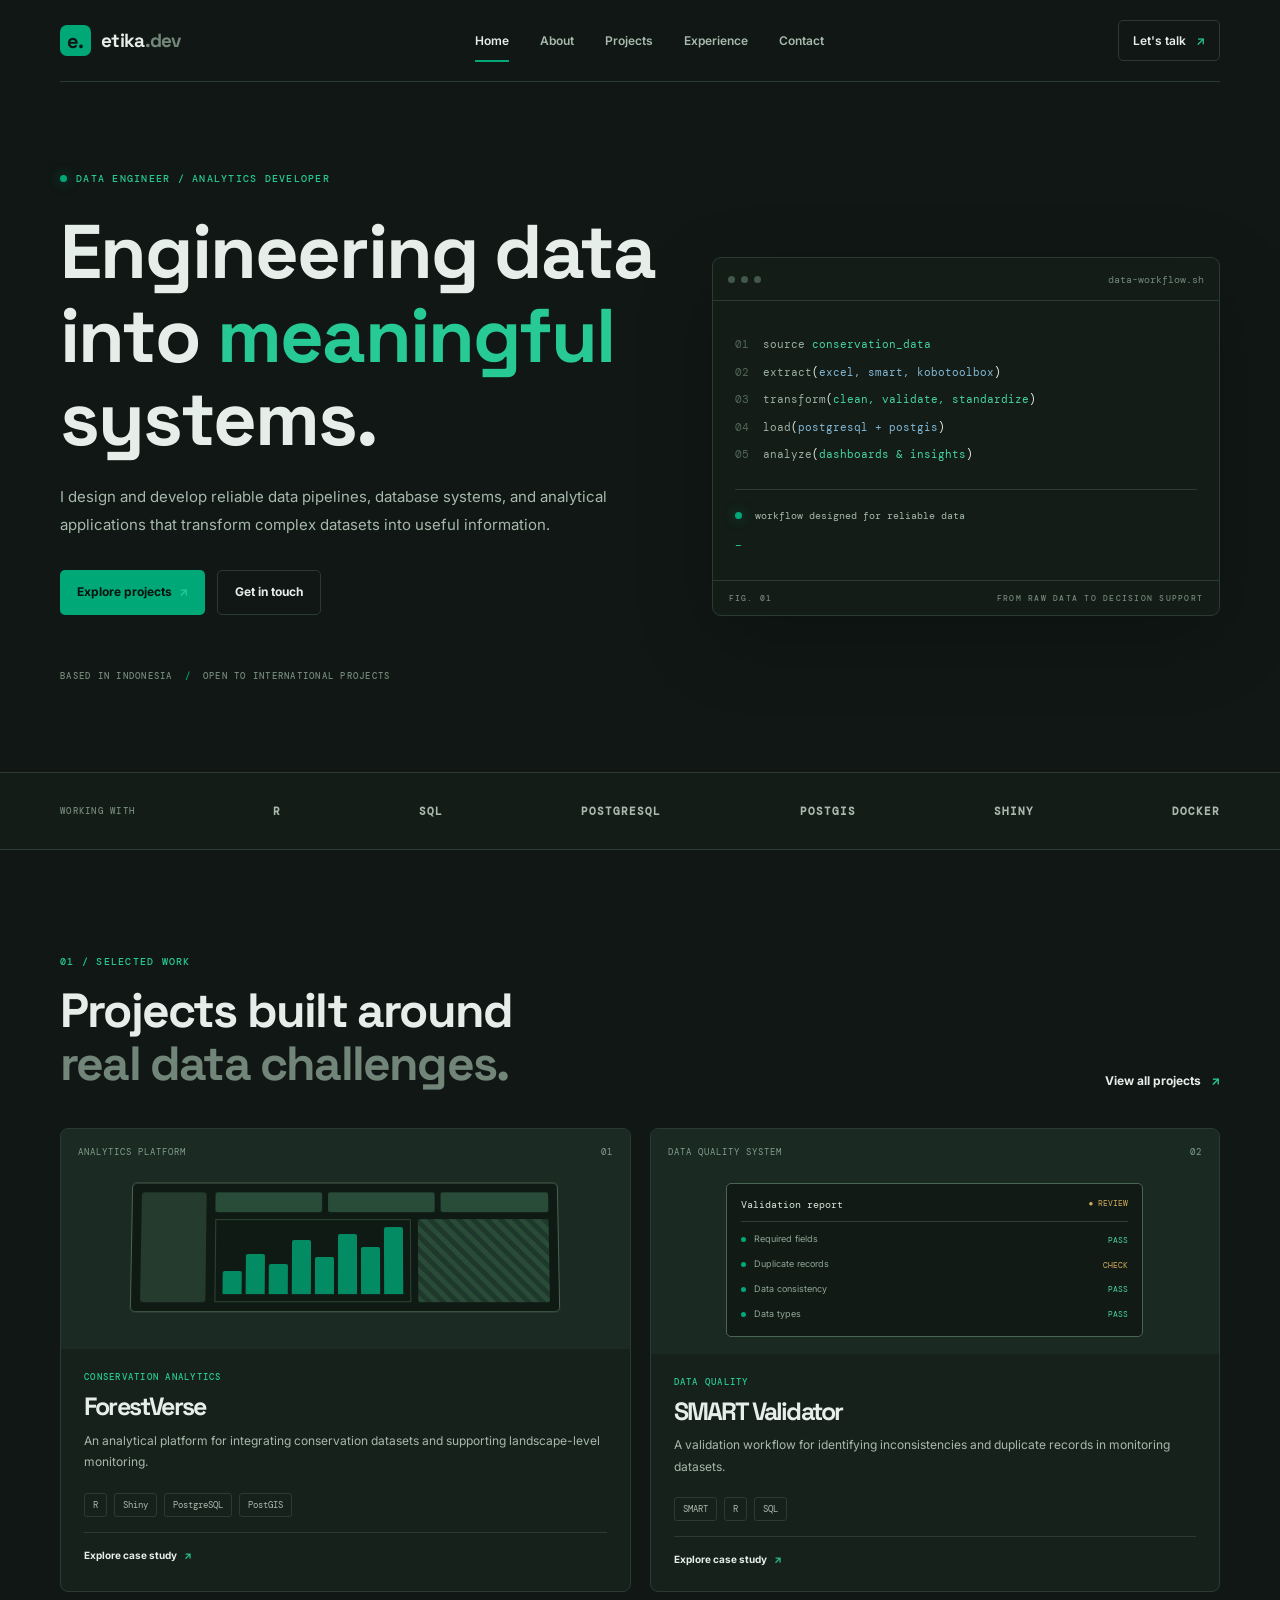
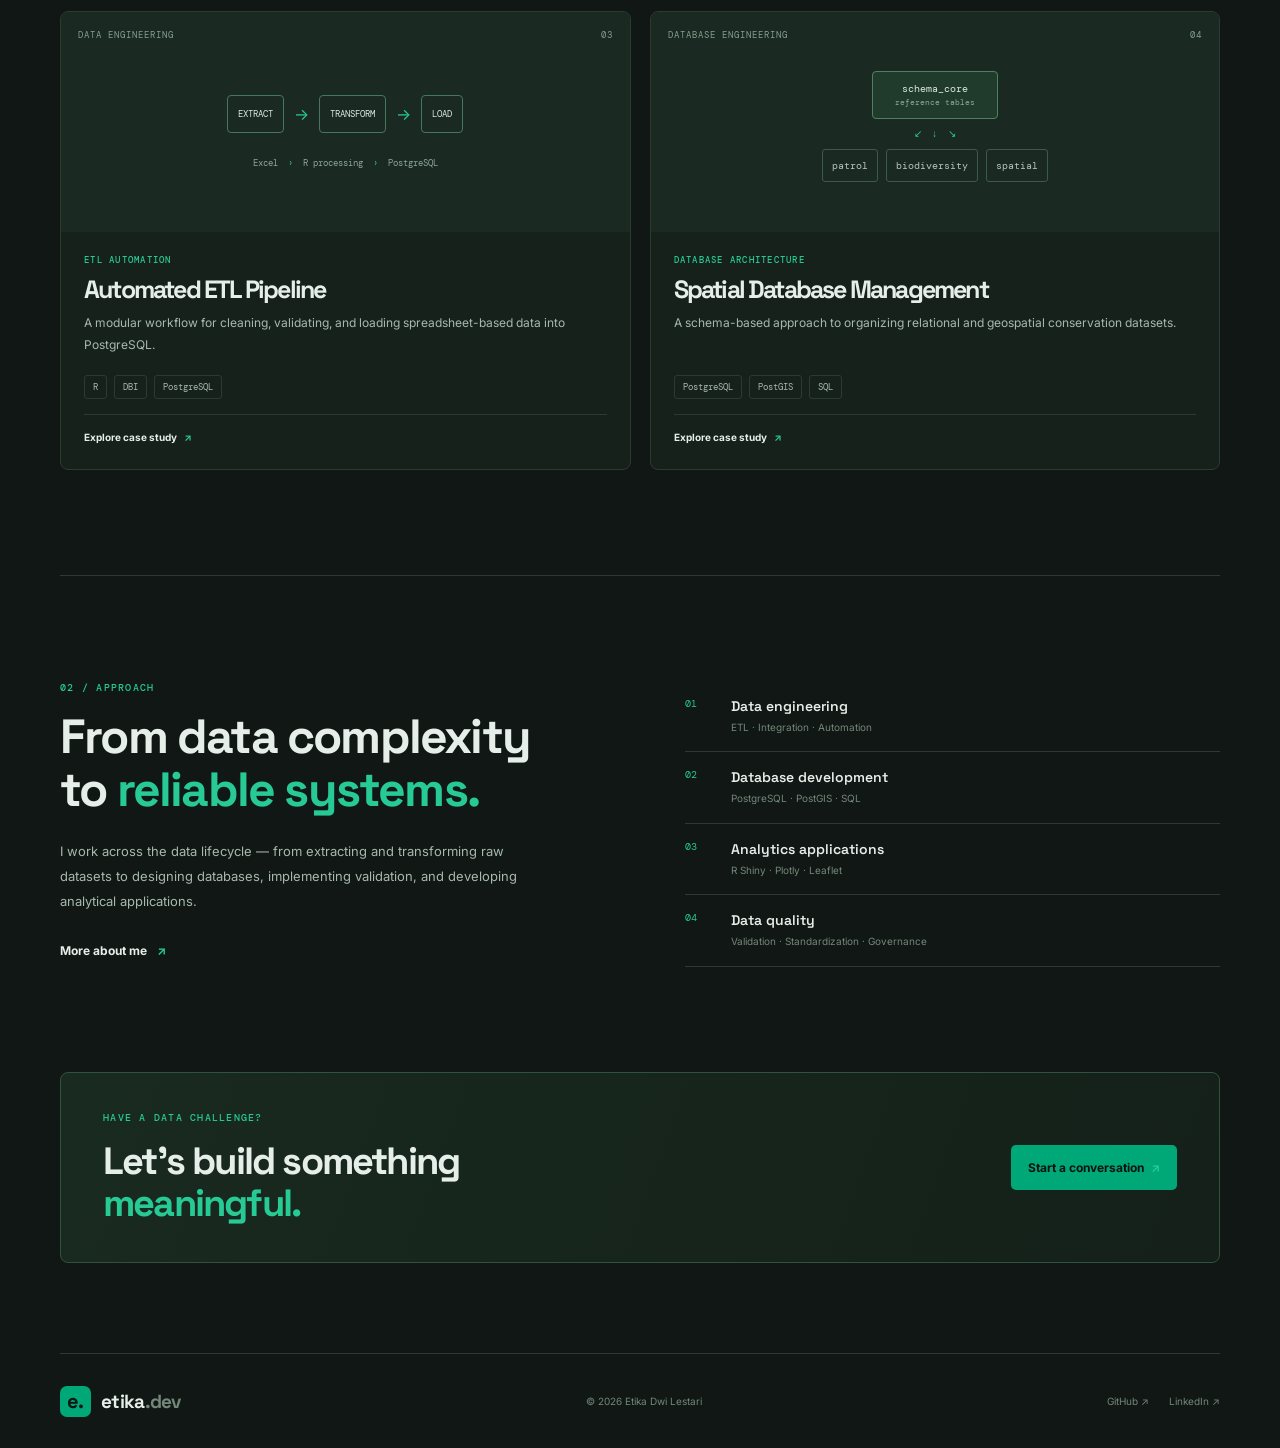
<file: index.html>
<!DOCTYPE html>
<html lang="en">
<head>
  <meta charset="UTF-8">
  <meta name="viewport" content="width=device-width, initial-scale=1.0">
  <meta name="description" content="Etika Dwi Lestari — Data Engineer & Analytics Developer building reliable data pipelines, database systems, and analytical applications.">
  <meta name="author" content="Etika Dwi Lestari">
  <meta name="theme-color" content="#101714">
  <title>Etika Dwi Lestari | Data Engineer & Analytics Developer</title>
  <link rel="preconnect" href="https://fonts.googleapis.com">
  <link rel="preconnect" href="https://fonts.gstatic.com" crossorigin>
  <link href="https://fonts.googleapis.com/css2?family=DM+Mono:wght@400;500&family=Inter:wght@400;500;600;700&family=Space+Grotesk:wght@400;500;600;700&display=swap" rel="stylesheet">
  <link rel="stylesheet" href="assets/css/style.css">
</head>
<body>
  <div class="site-shell">
    <header class="site-header">
      <a class="brand" href="index.html" aria-label="Etika Dwi Lestari home"><span class="brand-mark">e.</span><span>etika<span class="brand-muted">.dev</span></span></a>
      <button class="menu-toggle" aria-label="Toggle navigation" aria-expanded="false"><span></span><span></span></button>
      <nav class="main-nav" aria-label="Main navigation">
        <a class="active" href="index.html">Home</a><a href="about.html">About</a><a href="projects.html">Projects</a><a href="experience.html">Experience</a><a href="contact.html">Contact</a>
      </nav>
      <a class="header-cta" href="contact.html">Let's talk <span>↗</span></a>
    </header>

    <main>
      <section class="hero section-wrap">
        <div class="hero-copy">
          <div class="eyebrow"><span class="status-dot"></span> DATA ENGINEER / ANALYTICS DEVELOPER</div>
          <h1>Engineering data<br>into <span class="accent-text">meaningful</span><br>systems.</h1>
          <p class="hero-lead">I design and develop reliable data pipelines, database systems, and analytical applications that transform complex datasets into useful information.</p>
          <div class="hero-actions">
            <a class="button button-primary" href="projects.html">Explore projects <span>↗</span></a>
            <a class="button button-ghost" href="contact.html">Get in touch</a>
          </div>
          <div class="hero-meta"><span>BASED IN INDONESIA</span><span class="meta-separator">/</span><span>OPEN TO INTERNATIONAL PROJECTS</span></div>
        </div>
        <div class="hero-visual" aria-label="Illustrative data engineering workflow">
          <div class="terminal-top"><span></span><span></span><span></span><small>data-workflow.sh</small></div>
          <div class="terminal-body">
            <div class="terminal-line"><span class="line-no">01</span><span class="syntax-muted">source</span> <span class="syntax-green">conservation_data</span></div>
            <div class="terminal-line"><span class="line-no">02</span><span class="syntax-muted">extract</span>(<span class="syntax-blue">excel, smart, kobotoolbox</span>)</div>
            <div class="terminal-line"><span class="line-no">03</span><span class="syntax-muted">transform</span>(<span class="syntax-green">clean, validate, standardize</span>)</div>
            <div class="terminal-line"><span class="line-no">04</span><span class="syntax-muted">load</span>(<span class="syntax-blue">postgresql + postgis</span>)</div>
            <div class="terminal-line"><span class="line-no">05</span><span class="syntax-muted">analyze</span>(<span class="syntax-green">dashboards & insights</span>)</div>
            <div class="terminal-output"><span class="status-dot"></span> workflow designed for reliable data</div>
            <div class="terminal-cursor">_</div>
          </div>
          <div class="visual-caption"><span>FIG. 01</span> FROM RAW DATA TO DECISION SUPPORT</div>
        </div>
      </section>

      <section class="tech-strip">
        <div class="section-wrap tech-strip-inner"><span class="strip-label">WORKING WITH</span><span>R</span><span>SQL</span><span>POSTGRESQL</span><span>POSTGIS</span><span>SHINY</span><span>DOCKER</span></div>
      </section>

      <section class="section-wrap section-block">
        <div class="section-heading"><div><div class="eyebrow">01 / SELECTED WORK</div><h2>Projects built around<br><span class="muted-heading">real data challenges.</span></h2></div><a class="text-link" href="projects.html">View all projects <span>↗</span></a></div>
        <div class="project-grid">
          <a class="project-card project-card-featured" href="projects/forestverse.html">
            <div class="project-visual visual-forest"><div class="visual-topline"><span>ANALYTICS PLATFORM</span><span>01</span></div><div class="mock-dashboard"><div class="mock-sidebar"></div><div class="mock-content"><div class="mock-kpis"><i></i><i></i><i></i></div><div class="mock-chart"><b></b><b></b><b></b><b></b><b></b><b></b><b></b><b></b></div><div class="mock-map"></div></div></div></div>
            <div class="project-card-body"><div class="project-type">CONSERVATION ANALYTICS</div><h3>ForestVerse</h3><p>An analytical platform for integrating conservation datasets and supporting landscape-level monitoring.</p><div class="tag-list"><span>R</span><span>Shiny</span><span>PostgreSQL</span><span>PostGIS</span></div><div class="card-link">Explore case study <span>↗</span></div></div>
          </a>
          <a class="project-card" href="projects/smart-validator.html">
            <div class="project-visual visual-validator"><div class="visual-topline"><span>DATA QUALITY SYSTEM</span><span>02</span></div><div class="validation-ui"><div class="validation-head">Validation report <span>● REVIEW</span></div><div class="validation-row"><i></i><span>Required fields</span><b>PASS</b></div><div class="validation-row"><i></i><span>Duplicate records</span><b>CHECK</b></div><div class="validation-row"><i></i><span>Data consistency</span><b>PASS</b></div><div class="validation-row"><i></i><span>Data types</span><b>PASS</b></div></div></div>
            <div class="project-card-body"><div class="project-type">DATA QUALITY</div><h3>SMART Validator</h3><p>A validation workflow for identifying inconsistencies and duplicate records in monitoring datasets.</p><div class="tag-list"><span>SMART</span><span>R</span><span>SQL</span></div><div class="card-link">Explore case study <span>↗</span></div></div>
          </a>
          <a class="project-card" href="projects/etl-pipeline.html">
            <div class="project-visual visual-pipeline"><div class="visual-topline"><span>DATA ENGINEERING</span><span>03</span></div><div class="pipeline-flow"><div>EXTRACT</div><i>→</i><div>TRANSFORM</div><i>→</i><div>LOAD</div></div><div class="pipeline-base">Excel <span>›</span> R processing <span>›</span> PostgreSQL</div></div>
            <div class="project-card-body"><div class="project-type">ETL AUTOMATION</div><h3>Automated ETL Pipeline</h3><p>A modular workflow for cleaning, validating, and loading spreadsheet-based data into PostgreSQL.</p><div class="tag-list"><span>R</span><span>DBI</span><span>PostgreSQL</span></div><div class="card-link">Explore case study <span>↗</span></div></div>
          </a>
          <a class="project-card" href="projects/database-architecture.html">
            <div class="project-visual visual-database"><div class="visual-topline"><span>DATABASE ENGINEERING</span><span>04</span></div><div class="schema-diagram"><div class="schema-box">schema_core<br><small>reference tables</small></div><div class="schema-links">↙　↓　↘</div><div class="schema-nodes"><i>patrol</i><i>biodiversity</i><i>spatial</i></div></div></div>
            <div class="project-card-body"><div class="project-type">DATABASE ARCHITECTURE</div><h3>Spatial Database Management</h3><p>A schema-based approach to organizing relational and geospatial conservation datasets.</p><div class="tag-list"><span>PostgreSQL</span><span>PostGIS</span><span>SQL</span></div><div class="card-link">Explore case study <span>↗</span></div></div>
          </a>
        </div>
      </section>

      <section class="section-wrap section-block about-preview">
        <div class="about-preview-copy"><div class="eyebrow">02 / APPROACH</div><h2>From data complexity<br>to <span class="accent-text">reliable systems.</span></h2><p>I work across the data lifecycle — from extracting and transforming raw datasets to designing databases, implementing validation, and developing analytical applications.</p><a class="text-link" href="about.html">More about me <span>↗</span></a></div>
        <div class="capability-list"><div><span>01</span><b>Data engineering</b><small>ETL · Integration · Automation</small></div><div><span>02</span><b>Database development</b><small>PostgreSQL · PostGIS · SQL</small></div><div><span>03</span><b>Analytics applications</b><small>R Shiny · Plotly · Leaflet</small></div><div><span>04</span><b>Data quality</b><small>Validation · Standardization · Governance</small></div></div>
      </section>
      <section class="contact-banner section-wrap"><div><div class="eyebrow">HAVE A DATA CHALLENGE?</div><h2>Let's build something<br><span class="accent-text">meaningful.</span></h2></div><a class="button button-primary" href="contact.html">Start a conversation <span>↗</span></a></section>
    </main>
    <footer class="site-footer section-wrap"><a class="brand" href="index.html"><span class="brand-mark">e.</span><span>etika<span class="brand-muted">.dev</span></span></a><span>© <span data-year>2026</span> Etika Dwi Lestari</span><div class="footer-links"><a href="https://github.com/etikadwilestari44" target="_blank" rel="noopener">GitHub ↗</a><a href="https://www.linkedin.com/in/etikadwilestari/" target="_blank" rel="noopener">LinkedIn ↗</a></div></footer>
  </div>
  <script src="assets/js/main.js"></script>
</body>
</html>
</file>
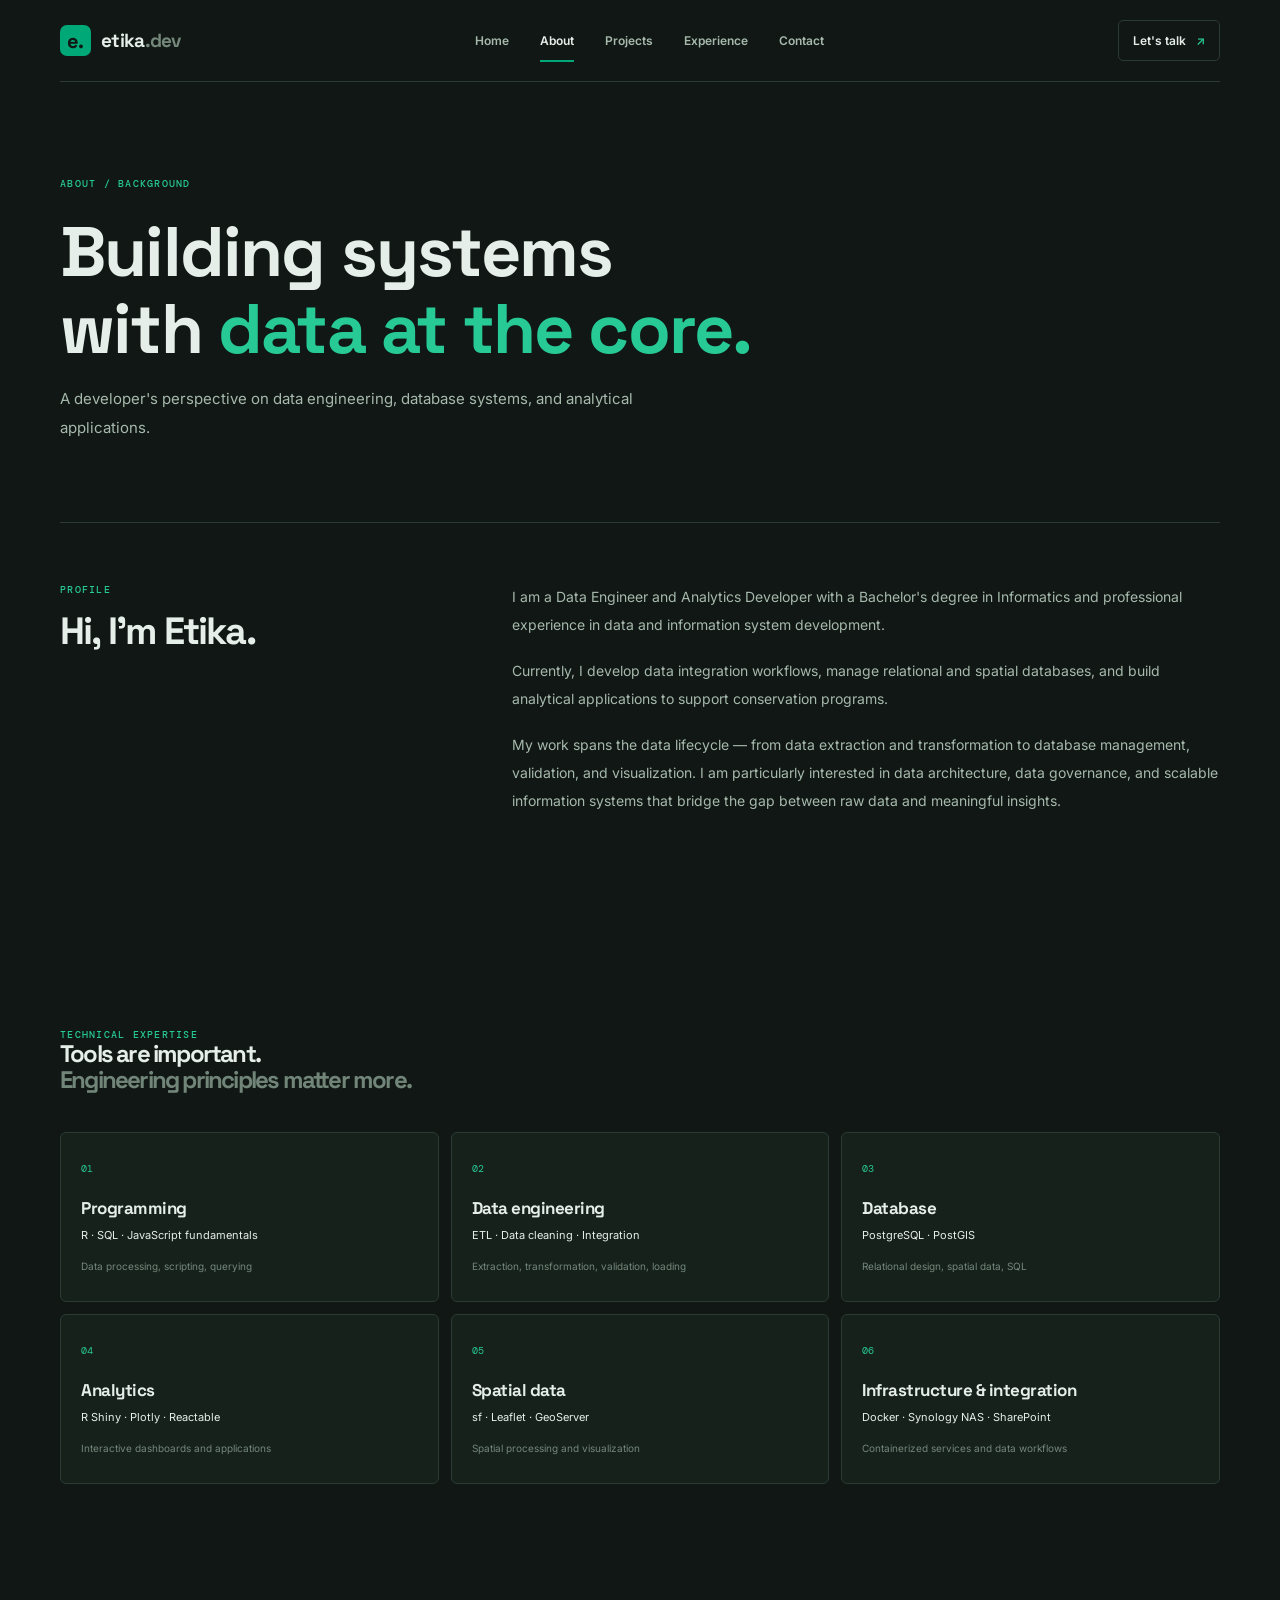
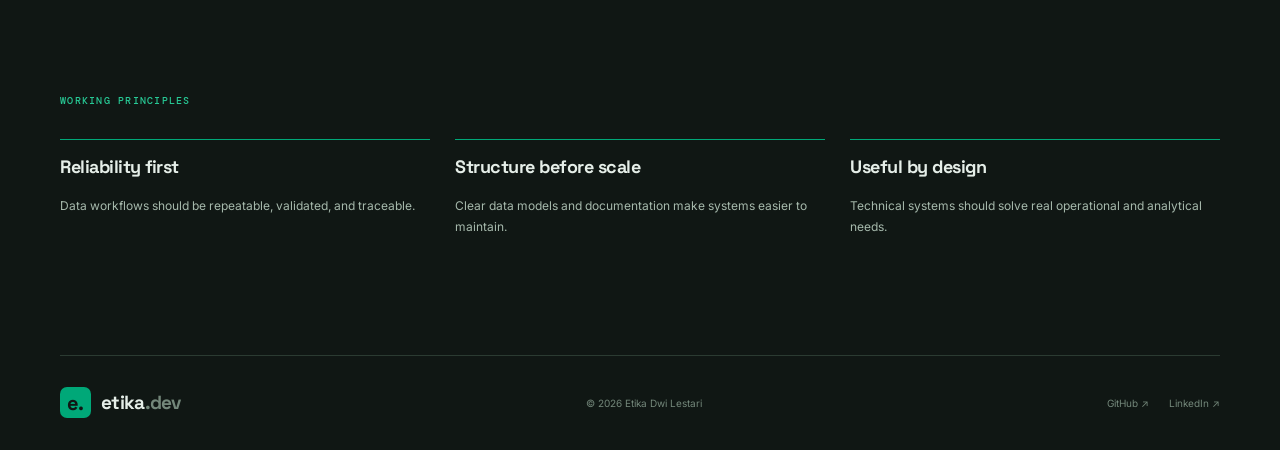
<file: about.html>
<!DOCTYPE html>
<html lang="en">

<head>
  <meta charset="UTF-8">
  <meta name="viewport" content="width=device-width, initial-scale=1.0">
  <meta name="description" content="About Etika Dwi Lestari, Data Engineer and Analytics Developer.">
  <title>About | Etika Dwi Lestari</title>

  <link rel="preconnect" href="https://fonts.googleapis.com">
  <link rel="preconnect" href="https://fonts.gstatic.com" crossorigin>
  <link
    href="https://fonts.googleapis.com/css2?family=DM+Mono:wght@400;500&family=Inter:wght@400;500;600;700&family=Space+Grotesk:wght@400;500;600;700&display=swap"
    rel="stylesheet">
  <link rel="stylesheet" href="assets/css/style.css">
</head>

<body>
  <div class="site-shell">
    <header class="site-header">
      <a class="brand" href="index.html">
        <span class="brand-mark">e.</span>
        <span>etika<span class="brand-muted">.dev</span></span>
      </a>

      <button class="menu-toggle" aria-label="Toggle navigation" aria-expanded="false">
        <span></span>
        <span></span>
      </button>

      <nav class="main-nav" aria-label="Main navigation">
        <a href="index.html">Home</a>
        <a class="active" href="about.html">About</a>
        <a href="projects.html">Projects</a>
        <a href="experience.html">Experience</a>
        <a href="contact.html">Contact</a>
      </nav>

      <a class="header-cta" href="contact.html">Let's talk <span>↗</span></a>
    </header>

    <main>
      <section class="page-hero section-wrap">
        <div class="eyebrow">ABOUT / BACKGROUND</div>
        <h1>
          Building systems<br>
          with <span class="accent-text">data at the core.</span>
        </h1>
        <p class="page-lead">
          A developer's perspective on data engineering, database systems, and analytical applications.
        </p>
      </section>

      <section class="section-wrap content-two-col">
        <div>
          <div class="eyebrow">PROFILE</div>
          <h2>Hi, I'm Etika.</h2>
        </div>

        <div class="prose">
          <p>
            I am a Data Engineer and Analytics Developer with a Bachelor's degree in Informatics and professional
            experience in data and information system development.
          </p>
          <p>
            Currently, I develop data
            integration workflows, manage relational and spatial databases, and build analytical applications to support
            conservation programs.
          </p>
          <p>
            My work spans the data lifecycle — from data extraction and transformation to database management,
            validation, and visualization. I am particularly interested in data architecture, data governance, and
            scalable information systems that bridge the gap between raw data and meaningful insights.
          </p>
        </div>
      </section>

      <section class="section-wrap section-block">
        <div class="eyebrow">TECHNICAL EXPERTISE</div>
        <h2>
          Tools are important.<br>
          <span class="muted-heading">Engineering principles matter more.</span>
        </h2>

        <div class="skills-grid">
          <article class="skill-card">
            <span class="skill-index">01</span>
            <h3>Programming</h3>
            <p>R · SQL · JavaScript fundamentals</p>
            <small>Data processing, scripting, querying</small>
          </article>

          <article class="skill-card">
            <span class="skill-index">02</span>
            <h3>Data engineering</h3>
            <p>ETL · Data cleaning · Integration</p>
            <small>Extraction, transformation, validation, loading</small>
          </article>

          <article class="skill-card">
            <span class="skill-index">03</span>
            <h3>Database</h3>
            <p>PostgreSQL · PostGIS</p>
            <small>Relational design, spatial data, SQL</small>
          </article>

          <article class="skill-card">
            <span class="skill-index">04</span>
            <h3>Analytics</h3>
            <p>R Shiny · Plotly · Reactable</p>
            <small>Interactive dashboards and applications</small>
          </article>

          <article class="skill-card">
            <span class="skill-index">05</span>
            <h3>Spatial data</h3>
            <p>sf · Leaflet · GeoServer</p>
            <small>Spatial processing and visualization</small>
          </article>

          <article class="skill-card">
            <span class="skill-index">06</span>
            <h3>Infrastructure &amp; integration</h3>
            <p>Docker · Synology NAS · SharePoint</p>
            <small>Containerized services and data workflows</small>
          </article>
        </div>
      </section>

      <section class="section-wrap section-block">
        <div class="eyebrow">WORKING PRINCIPLES</div>

        <div class="principle-grid">
          <div>
            <h3>Reliability first</h3>
            <p>Data workflows should be repeatable, validated, and traceable.</p>
          </div>

          <div>
            <h3>Structure before scale</h3>
            <p>Clear data models and documentation make systems easier to maintain.</p>
          </div>

          <div>
            <h3>Useful by design</h3>
            <p>Technical systems should solve real operational and analytical needs.</p>
          </div>
        </div>
      </section>
    </main>

    <footer class="site-footer section-wrap">
      <a class="brand" href="index.html">
        <span class="brand-mark">e.</span>
        <span>etika<span class="brand-muted">.dev</span></span>
      </a>

      <span>© <span data-year>2026</span> Etika Dwi Lestari</span>

      <div class="footer-links">
        <a href="https://github.com/etikadwilestari44" target="_blank" rel="noopener">GitHub ↗</a>
        <a href="https://www.linkedin.com/in/etikadwilestari/" target="_blank" rel="noopener">LinkedIn ↗</a>
      </div>
    </footer>
  </div>

  <script src="assets/js/main.js"></script>
</body>

</html>
</file>
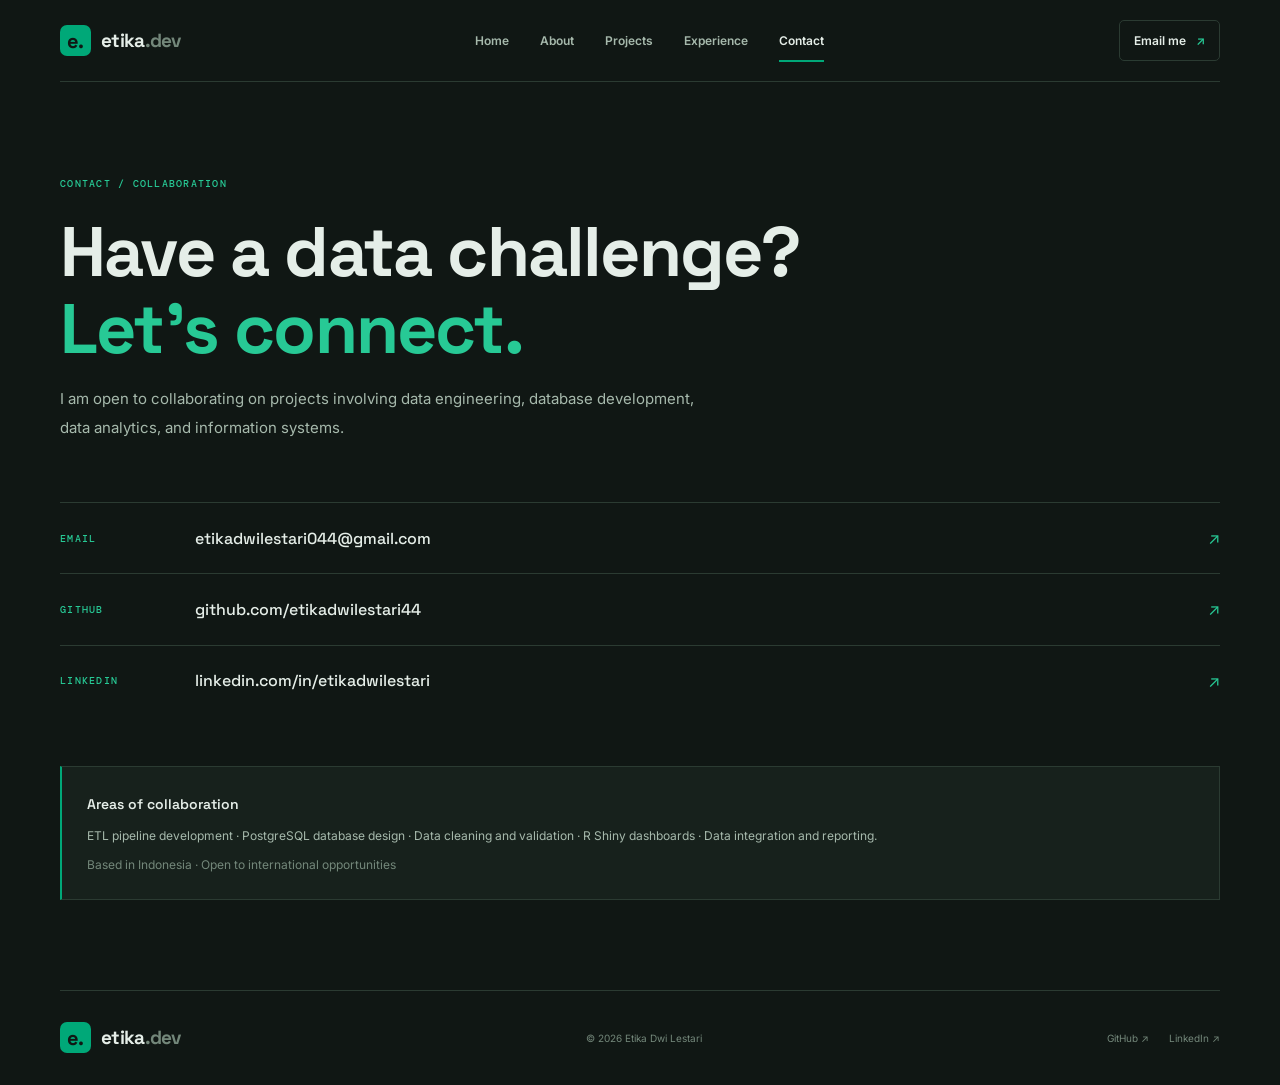
<file: contact.html>
<!DOCTYPE html>
<html lang="en"><head><meta charset="UTF-8"><meta name="viewport" content="width=device-width, initial-scale=1.0"><meta name="description" content="Contact Etika Dwi Lestari for data engineering, database, and analytics projects."><title>Contact | Etika Dwi Lestari</title><link rel="preconnect" href="https://fonts.googleapis.com"><link rel="preconnect" href="https://fonts.gstatic.com" crossorigin><link href="https://fonts.googleapis.com/css2?family=DM+Mono:wght@400;500&family=Inter:wght@400;500;600;700&family=Space+Grotesk:wght@400;500;600;700&display=swap" rel="stylesheet"><link rel="stylesheet" href="assets/css/style.css"></head>
<body><div class="site-shell"><header class="site-header"><a class="brand" href="index.html"><span class="brand-mark">e.</span><span>etika<span class="brand-muted">.dev</span></span></a><button class="menu-toggle" aria-label="Toggle navigation" aria-expanded="false"><span></span><span></span></button><nav class="main-nav"><a href="index.html">Home</a><a href="about.html">About</a><a href="projects.html">Projects</a><a href="experience.html">Experience</a><a class="active" href="contact.html">Contact</a></nav><a class="header-cta" href="mailto:etikadwilestari044@gmail.com">Email me <span>↗</span></a></header>
<main><section class="page-hero section-wrap contact-hero"><div class="eyebrow">CONTACT / COLLABORATION</div><h1>Have a data challenge?<br><span class="accent-text">Let's connect.</span></h1><p class="page-lead">I am open to collaborating on projects involving data engineering, database development, data analytics, and information systems.</p></section>
<section class="section-wrap contact-grid"><a class="contact-item" href="mailto:etikadwilestari044@gmail.com"><span class="contact-label">EMAIL</span><strong>etikadwilestari044@gmail.com</strong><span class="contact-arrow">↗</span></a><a class="contact-item" href="https://github.com/etikadwilestari44" target="_blank" rel="noopener"><span class="contact-label">GITHUB</span><strong>github.com/etikadwilestari44</strong><span class="contact-arrow">↗</span></a><a class="contact-item" href="https://www.linkedin.com/in/etikadwilestari/" target="_blank" rel="noopener"><span class="contact-label">LINKEDIN</span><strong>linkedin.com/in/etikadwilestari</strong><span class="contact-arrow">↗</span></a></section>
<section class="section-wrap note-panel"><strong>Areas of collaboration</strong><p>ETL pipeline development · PostgreSQL database design · Data cleaning and validation · R Shiny dashboards · Data integration and reporting.</p><p class="muted">Based in Indonesia · Open to international opportunities</p></section></main>
<footer class="site-footer section-wrap"><a class="brand" href="index.html"><span class="brand-mark">e.</span><span>etika<span class="brand-muted">.dev</span></span></a><span>© <span data-year>2026</span> Etika Dwi Lestari</span><div class="footer-links"><a href="https://github.com/etikadwilestari44" target="_blank" rel="noopener">GitHub ↗</a><a href="https://www.linkedin.com/in/etikadwilestari/" target="_blank" rel="noopener">LinkedIn ↗</a></div></footer></div><script src="assets/js/main.js"></script></body></html>
</file>
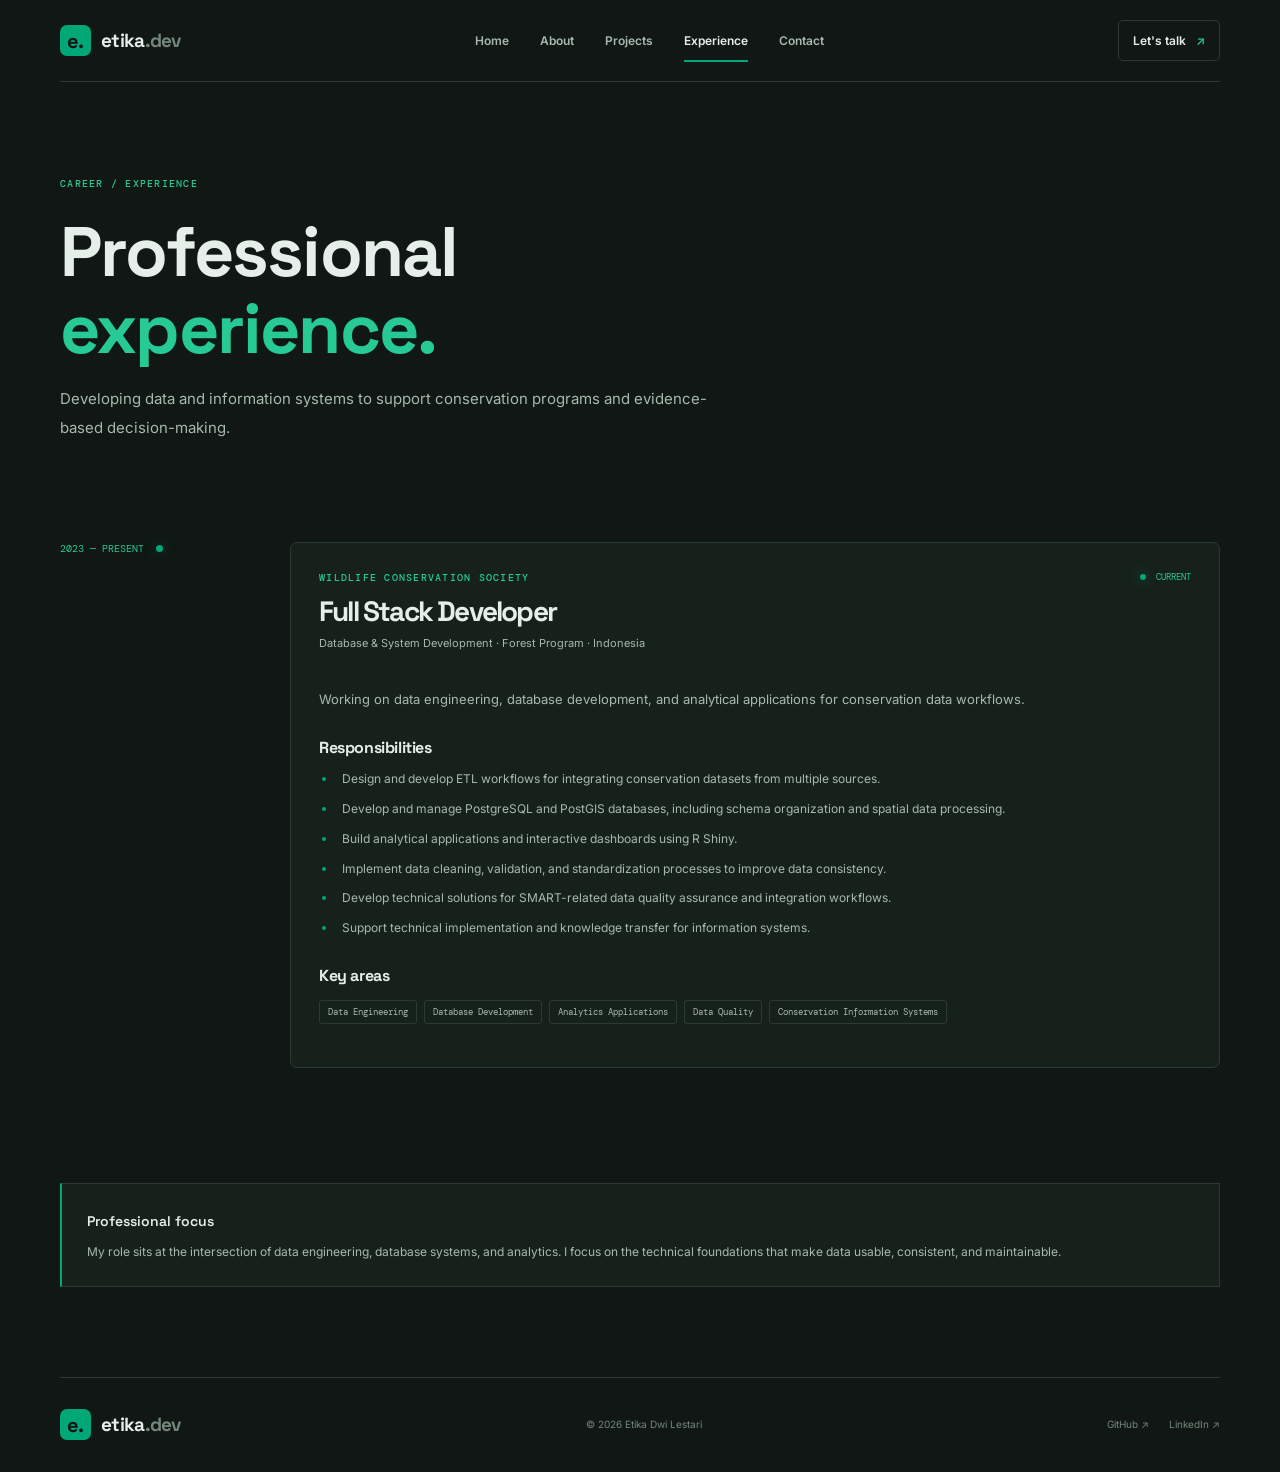
<file: experience.html>
<!DOCTYPE html>
<html lang="en"><head><meta charset="UTF-8"><meta name="viewport" content="width=device-width, initial-scale=1.0"><meta name="description" content="Professional experience of Etika Dwi Lestari."><title>Experience | Etika Dwi Lestari</title><link rel="preconnect" href="https://fonts.googleapis.com"><link rel="preconnect" href="https://fonts.gstatic.com" crossorigin><link href="https://fonts.googleapis.com/css2?family=DM+Mono:wght@400;500&family=Inter:wght@400;500;600;700&family=Space+Grotesk:wght@400;500;600;700&display=swap" rel="stylesheet"><link rel="stylesheet" href="assets/css/style.css"></head>
<body><div class="site-shell"><header class="site-header"><a class="brand" href="index.html"><span class="brand-mark">e.</span><span>etika<span class="brand-muted">.dev</span></span></a><button class="menu-toggle" aria-label="Toggle navigation" aria-expanded="false"><span></span><span></span></button><nav class="main-nav"><a href="index.html">Home</a><a href="about.html">About</a><a href="projects.html">Projects</a><a class="active" href="experience.html">Experience</a><a href="contact.html">Contact</a></nav><a class="header-cta" href="contact.html">Let's talk <span>↗</span></a></header>
<main><section class="page-hero section-wrap"><div class="eyebrow">CAREER / EXPERIENCE</div><h1>Professional<br><span class="accent-text">experience.</span></h1><p class="page-lead">Developing data and information systems to support conservation programs and evidence-based decision-making.</p></section>
<section class="section-wrap experience-section"><div class="timeline-marker"><span>2023 — PRESENT</span><i></i></div><article class="experience-card"><div class="experience-top"><div><div class="eyebrow">WILDLIFE CONSERVATION SOCIETY</div><h2>Full Stack Developer</h2><p class="role-subtitle">Database & System Development · Forest Program · Indonesia</p></div><span class="current-label"><i></i> CURRENT</span></div><p class="prose-intro">Working on data engineering, database development, and analytical applications for conservation data workflows.</p><h3>Responsibilities</h3><ul class="detail-list"><li>Design and develop ETL workflows for integrating conservation datasets from multiple sources.</li><li>Develop and manage PostgreSQL and PostGIS databases, including schema organization and spatial data processing.</li><li>Build analytical applications and interactive dashboards using R Shiny.</li><li>Implement data cleaning, validation, and standardization processes to improve data consistency.</li><li>Develop technical solutions for SMART-related data quality assurance and integration workflows.</li><li>Support technical implementation and knowledge transfer for information systems.</li></ul><h3>Key areas</h3><div class="tag-list"><span>Data Engineering</span><span>Database Development</span><span>Analytics Applications</span><span>Data Quality</span><span>Conservation Information Systems</span></div></article></section>
<section class="section-wrap note-panel"><strong>Professional focus</strong><p>My role sits at the intersection of data engineering, database systems, and analytics. I focus on the technical foundations that make data usable, consistent, and maintainable.</p></section></main>
<footer class="site-footer section-wrap"><a class="brand" href="index.html"><span class="brand-mark">e.</span><span>etika<span class="brand-muted">.dev</span></span></a><span>© <span data-year>2026</span> Etika Dwi Lestari</span><div class="footer-links"><a href="https://github.com/etikadwilestari44" target="_blank" rel="noopener">GitHub ↗</a><a href="https://www.linkedin.com/in/etikadwilestari/" target="_blank" rel="noopener">LinkedIn ↗</a></div></footer></div><script src="assets/js/main.js"></script></body></html>
</file>
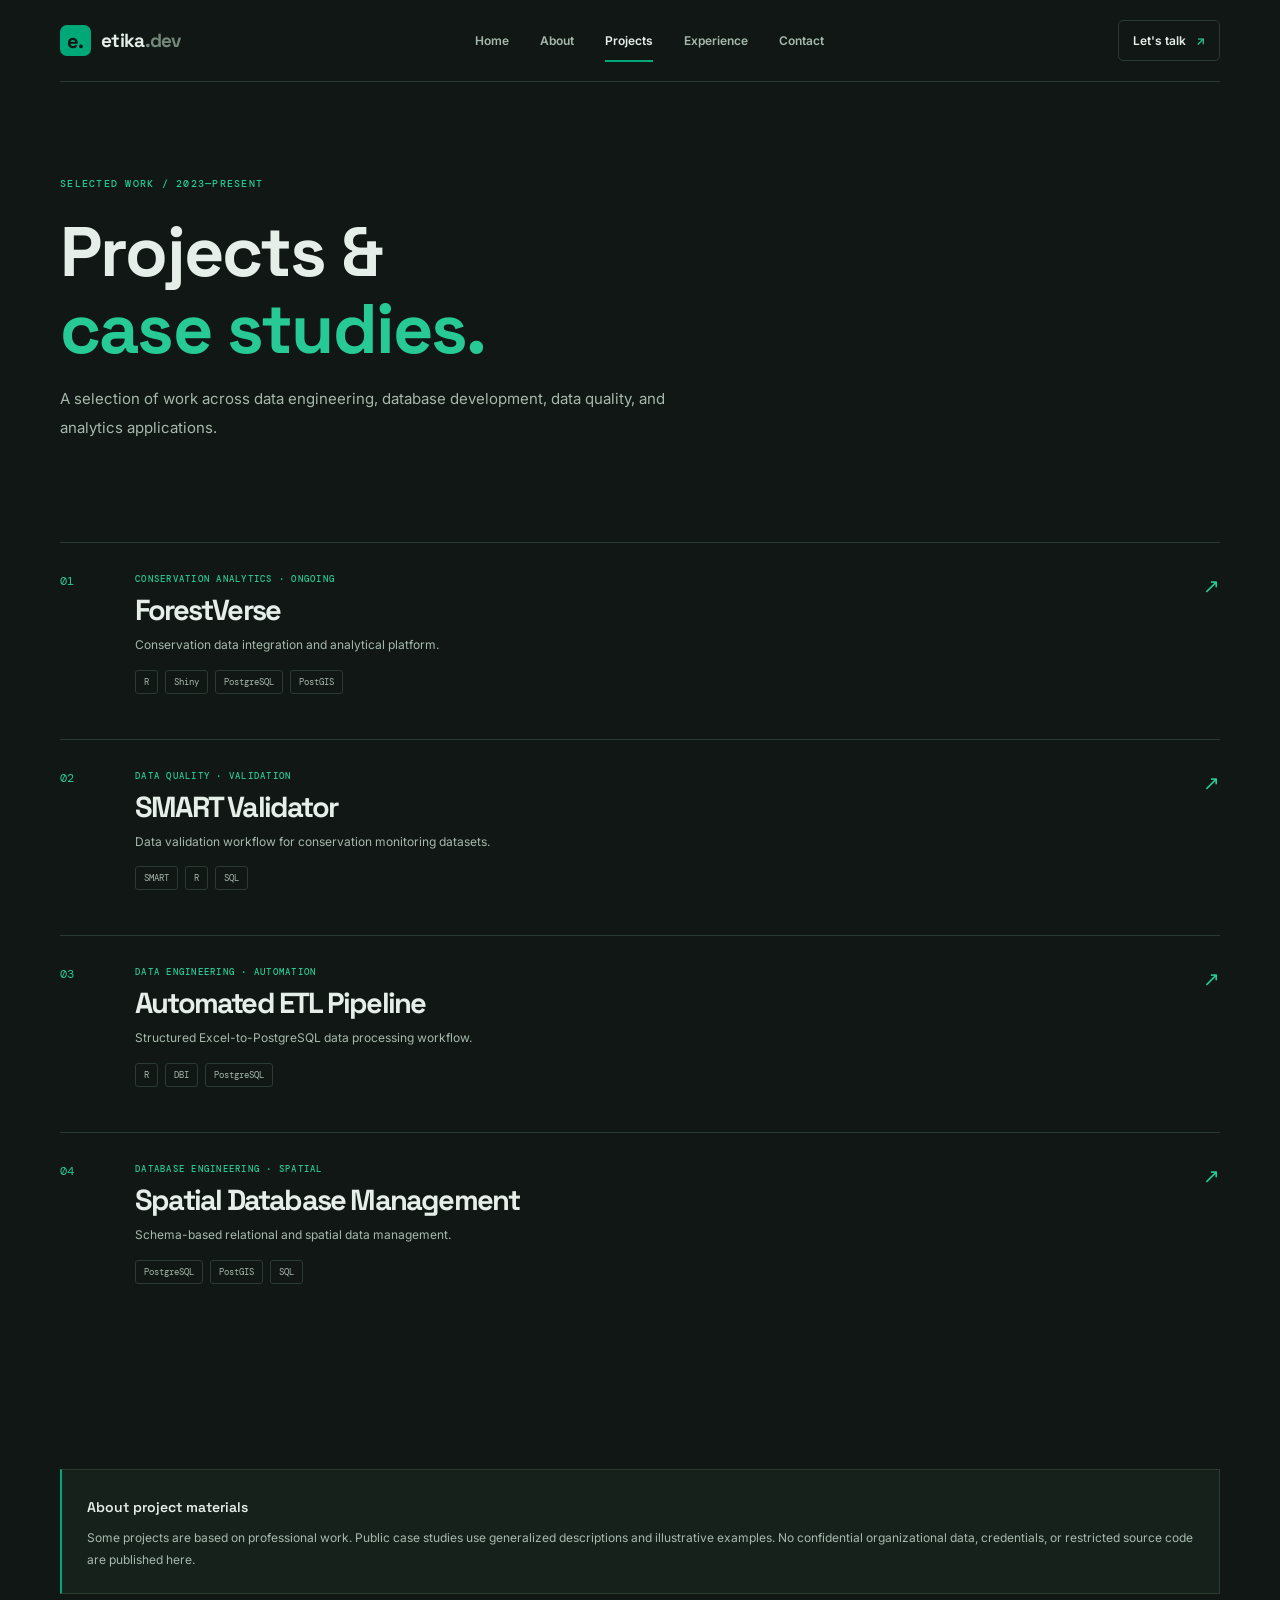
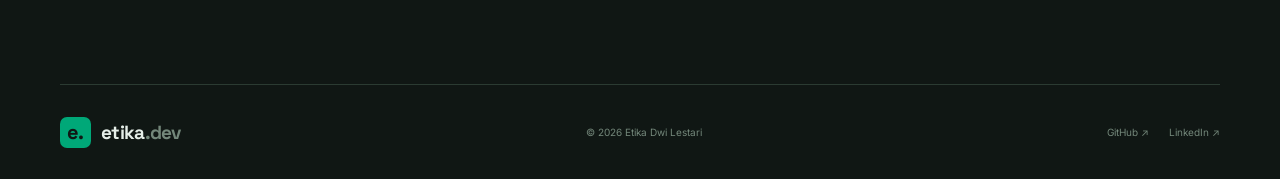
<file: projects.html>
<!DOCTYPE html>
<html lang="en"><head><meta charset="UTF-8"><meta name="viewport" content="width=device-width, initial-scale=1.0"><meta name="description" content="Selected data engineering, analytics, and database projects by Etika Dwi Lestari."><title>Projects | Etika Dwi Lestari</title><link rel="preconnect" href="https://fonts.googleapis.com"><link rel="preconnect" href="https://fonts.gstatic.com" crossorigin><link href="https://fonts.googleapis.com/css2?family=DM+Mono:wght@400;500&family=Inter:wght@400;500;600;700&family=Space+Grotesk:wght@400;500;600;700&display=swap" rel="stylesheet"><link rel="stylesheet" href="assets/css/style.css"></head>
<body><div class="site-shell"><header class="site-header"><a class="brand" href="index.html"><span class="brand-mark">e.</span><span>etika<span class="brand-muted">.dev</span></span></a><button class="menu-toggle" aria-label="Toggle navigation" aria-expanded="false"><span></span><span></span></button><nav class="main-nav"><a href="index.html">Home</a><a href="about.html">About</a><a class="active" href="projects.html">Projects</a><a href="experience.html">Experience</a><a href="contact.html">Contact</a></nav><a class="header-cta" href="contact.html">Let's talk <span>↗</span></a></header>
<main><section class="page-hero section-wrap"><div class="eyebrow">SELECTED WORK / 2023—PRESENT</div><h1>Projects &<br><span class="accent-text">case studies.</span></h1><p class="page-lead">A selection of work across data engineering, database development, data quality, and analytics applications.</p></section>
<section class="section-wrap section-block project-listing"><a class="listing-row" href="projects/forestverse.html"><span class="listing-number">01</span><div><div class="project-type">CONSERVATION ANALYTICS · ONGOING</div><h2>ForestVerse</h2><p>Conservation data integration and analytical platform.</p><div class="tag-list"><span>R</span><span>Shiny</span><span>PostgreSQL</span><span>PostGIS</span></div></div><span class="listing-arrow">↗</span></a>
<a class="listing-row" href="projects/smart-validator.html"><span class="listing-number">02</span><div><div class="project-type">DATA QUALITY · VALIDATION</div><h2>SMART Validator</h2><p>Data validation workflow for conservation monitoring datasets.</p><div class="tag-list"><span>SMART</span><span>R</span><span>SQL</span></div></div><span class="listing-arrow">↗</span></a>
<a class="listing-row" href="projects/etl-pipeline.html"><span class="listing-number">03</span><div><div class="project-type">DATA ENGINEERING · AUTOMATION</div><h2>Automated ETL Pipeline</h2><p>Structured Excel-to-PostgreSQL data processing workflow.</p><div class="tag-list"><span>R</span><span>DBI</span><span>PostgreSQL</span></div></div><span class="listing-arrow">↗</span></a>
<a class="listing-row" href="projects/database-architecture.html"><span class="listing-number">04</span><div><div class="project-type">DATABASE ENGINEERING · SPATIAL</div><h2>Spatial Database Management</h2><p>Schema-based relational and spatial data management.</p><div class="tag-list"><span>PostgreSQL</span><span>PostGIS</span><span>SQL</span></div></div><span class="listing-arrow">↗</span></a></section>
<section class="section-wrap note-panel"><strong>About project materials</strong><p>Some projects are based on professional work. Public case studies use generalized descriptions and illustrative examples. No confidential organizational data, credentials, or restricted source code are published here.</p></section></main>
<footer class="site-footer section-wrap"><a class="brand" href="index.html"><span class="brand-mark">e.</span><span>etika<span class="brand-muted">.dev</span></span></a><span>© <span data-year>2026</span> Etika Dwi Lestari</span><div class="footer-links"><a href="https://github.com/etikadwilestari44" target="_blank" rel="noopener">GitHub ↗</a><a href="https://www.linkedin.com/in/etikadwilestari/" target="_blank" rel="noopener">LinkedIn ↗</a></div></footer></div><script src="assets/js/main.js"></script></body></html>
</file>
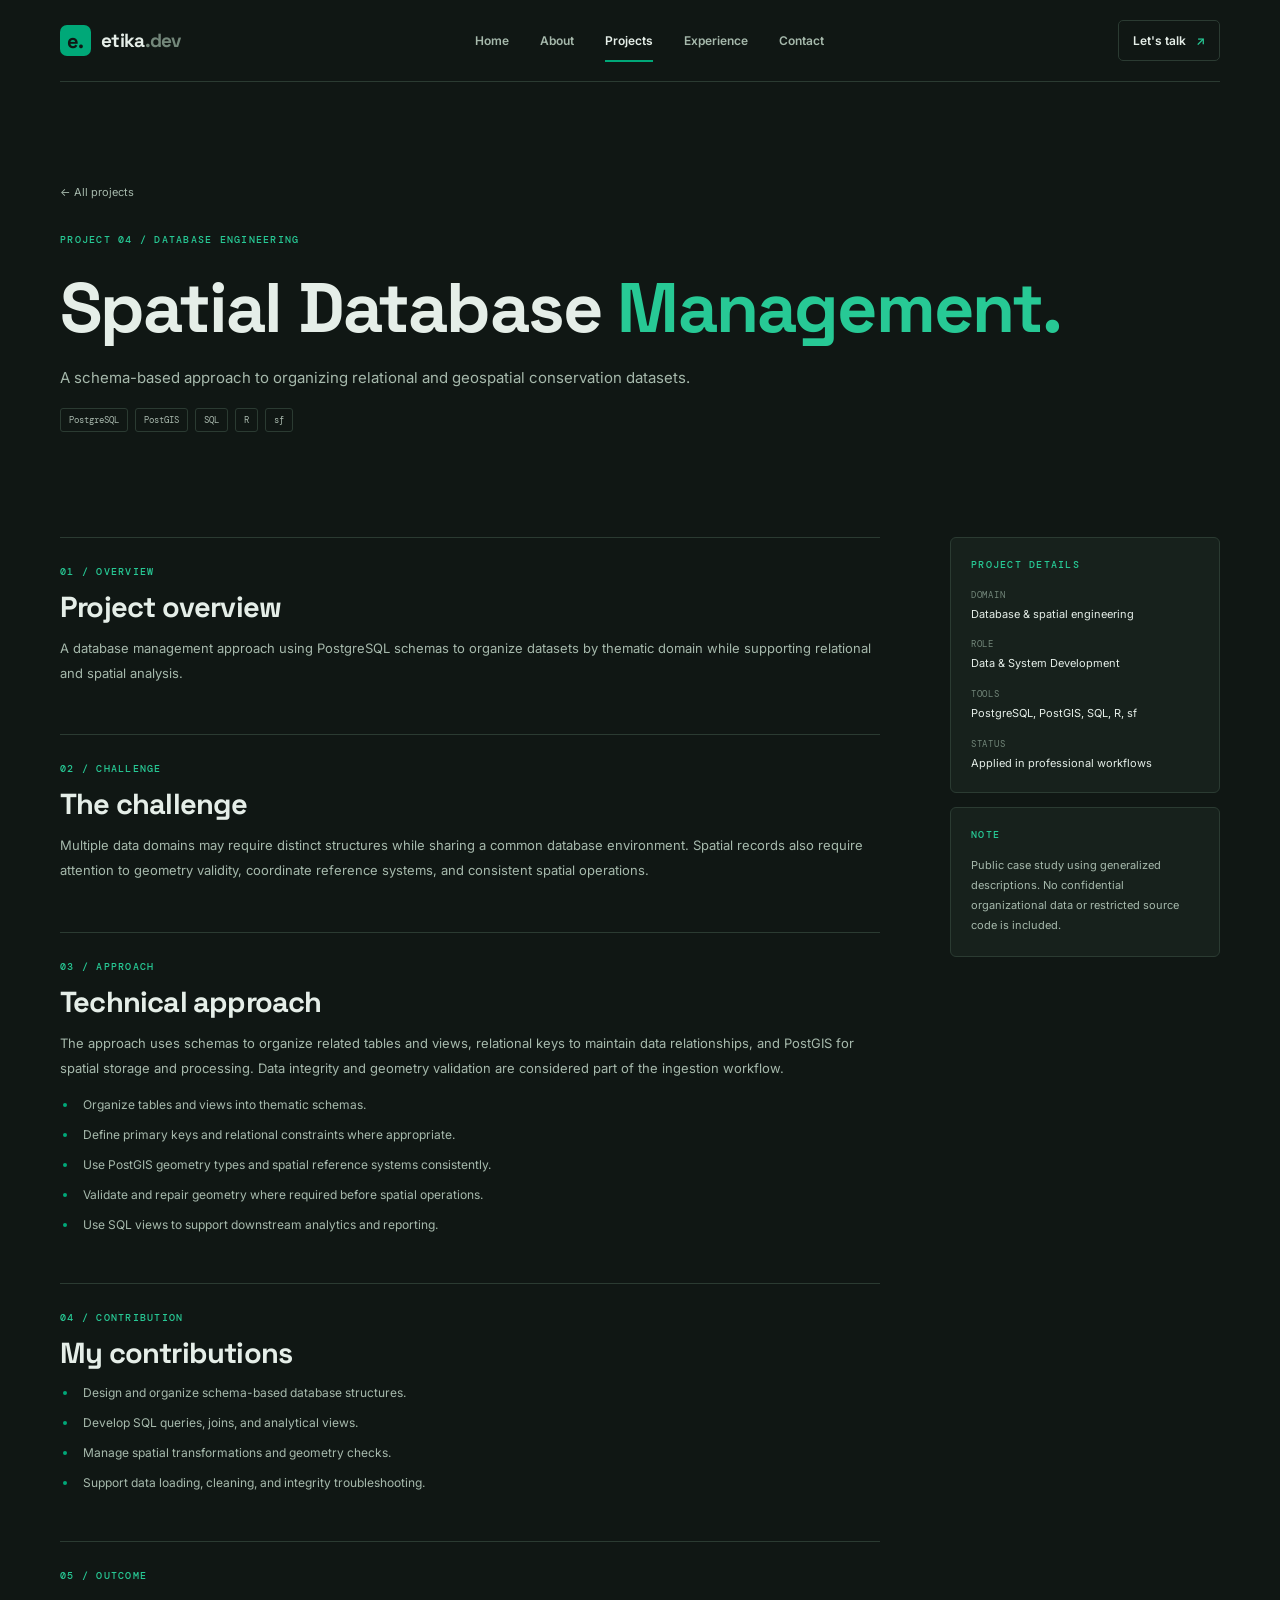
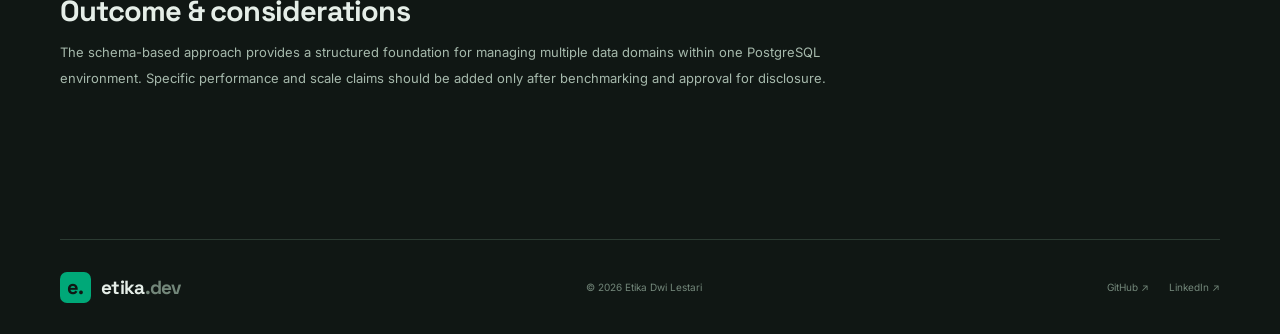
<file: projects/database-architecture.html>
<!DOCTYPE html>
<html lang="en"><head><meta charset="UTF-8"><meta name="viewport" content="width=device-width, initial-scale=1.0"><meta name="description" content="PostgreSQL and PostGIS database management case study."><title>Spatial Database Management | Etika Dwi Lestari</title><link rel="preconnect" href="https://fonts.googleapis.com"><link rel="preconnect" href="https://fonts.gstatic.com" crossorigin><link href="https://fonts.googleapis.com/css2?family=DM+Mono:wght@400;500&family=Inter:wght@400;500;600;700&family=Space+Grotesk:wght@400;500;600;700&display=swap" rel="stylesheet"><link rel="stylesheet" href="../assets/css/style.css"></head>
<body><div class="site-shell"><header class="site-header"><a class="brand" href="../index.html"><span class="brand-mark">e.</span><span>etika<span class="brand-muted">.dev</span></span></a><button class="menu-toggle" aria-label="Toggle navigation" aria-expanded="false"><span></span><span></span></button><nav class="main-nav"><a href="../index.html">Home</a><a href="../about.html">About</a><a class="active" href="../projects.html">Projects</a><a href="../experience.html">Experience</a><a href="../contact.html">Contact</a></nav><a class="header-cta" href="../contact.html">Let's talk <span>↗</span></a></header>
<main><section class="page-hero section-wrap"><a class="back-link" href="../projects.html">← All projects</a><div class="eyebrow">PROJECT 04 / DATABASE ENGINEERING</div><h1>Spatial Database <span class='accent-text'>Management.</span></h1><p class="page-lead">A schema-based approach to organizing relational and geospatial conservation datasets.</p><div class="tag-list"><span>PostgreSQL</span><span>PostGIS</span><span>SQL</span><span>R</span><span>sf</span></div></section>
<section class="section-wrap case-layout"><article class="case-main"><div class="case-section"><div class="eyebrow">01 / OVERVIEW</div><h2>Project overview</h2><p>A database management approach using PostgreSQL schemas to organize datasets by thematic domain while supporting relational and spatial analysis.</p></div><div class="case-section"><div class="eyebrow">02 / CHALLENGE</div><h2>The challenge</h2><p>Multiple data domains may require distinct structures while sharing a common database environment. Spatial records also require attention to geometry validity, coordinate reference systems, and consistent spatial operations.</p></div><div class="case-section"><div class="eyebrow">03 / APPROACH</div><h2>Technical approach</h2><p>The approach uses schemas to organize related tables and views, relational keys to maintain data relationships, and PostGIS for spatial storage and processing. Data integrity and geometry validation are considered part of the ingestion workflow.</p><ul class="detail-list"><li>Organize tables and views into thematic schemas.</li><li>Define primary keys and relational constraints where appropriate.</li><li>Use PostGIS geometry types and spatial reference systems consistently.</li><li>Validate and repair geometry where required before spatial operations.</li><li>Use SQL views to support downstream analytics and reporting.</li></ul></div><div class="case-section"><div class="eyebrow">04 / CONTRIBUTION</div><h2>My contributions</h2><ul class="detail-list"><li>Design and organize schema-based database structures.</li><li>Develop SQL queries, joins, and analytical views.</li><li>Manage spatial transformations and geometry checks.</li><li>Support data loading, cleaning, and integrity troubleshooting.</li></ul></div><div class="case-section"><div class="eyebrow">05 / OUTCOME</div><h2>Outcome & considerations</h2><p>The schema-based approach provides a structured foundation for managing multiple data domains within one PostgreSQL environment. Specific performance and scale claims should be added only after benchmarking and approval for disclosure.</p></div></article><aside class="case-sidebar"><div class="sidebar-card"><div class="eyebrow">PROJECT DETAILS</div><dl><dt>Domain</dt><dd>Database & spatial engineering</dd><dt>Role</dt><dd>Data & System Development</dd><dt>Tools</dt><dd>PostgreSQL, PostGIS, SQL, R, sf</dd><dt>Status</dt><dd>Applied in professional workflows</dd></dl></div><div class="sidebar-card"><div class="eyebrow">NOTE</div><p>Public case study using generalized descriptions. No confidential organizational data or restricted source code is included.</p></div></aside></section></main>
<footer class="site-footer section-wrap"><a class="brand" href="../index.html"><span class="brand-mark">e.</span><span>etika<span class="brand-muted">.dev</span></span></a><span>© <span data-year>2026</span> Etika Dwi Lestari</span><div class="footer-links"><a href="https://github.com/etikadwilestari44" target="_blank" rel="noopener">GitHub ↗</a><a href="https://www.linkedin.com/in/etikadwilestari/" target="_blank" rel="noopener">LinkedIn ↗</a></div></footer></div><script src="../assets/js/main.js"></script></body></html>
</file>
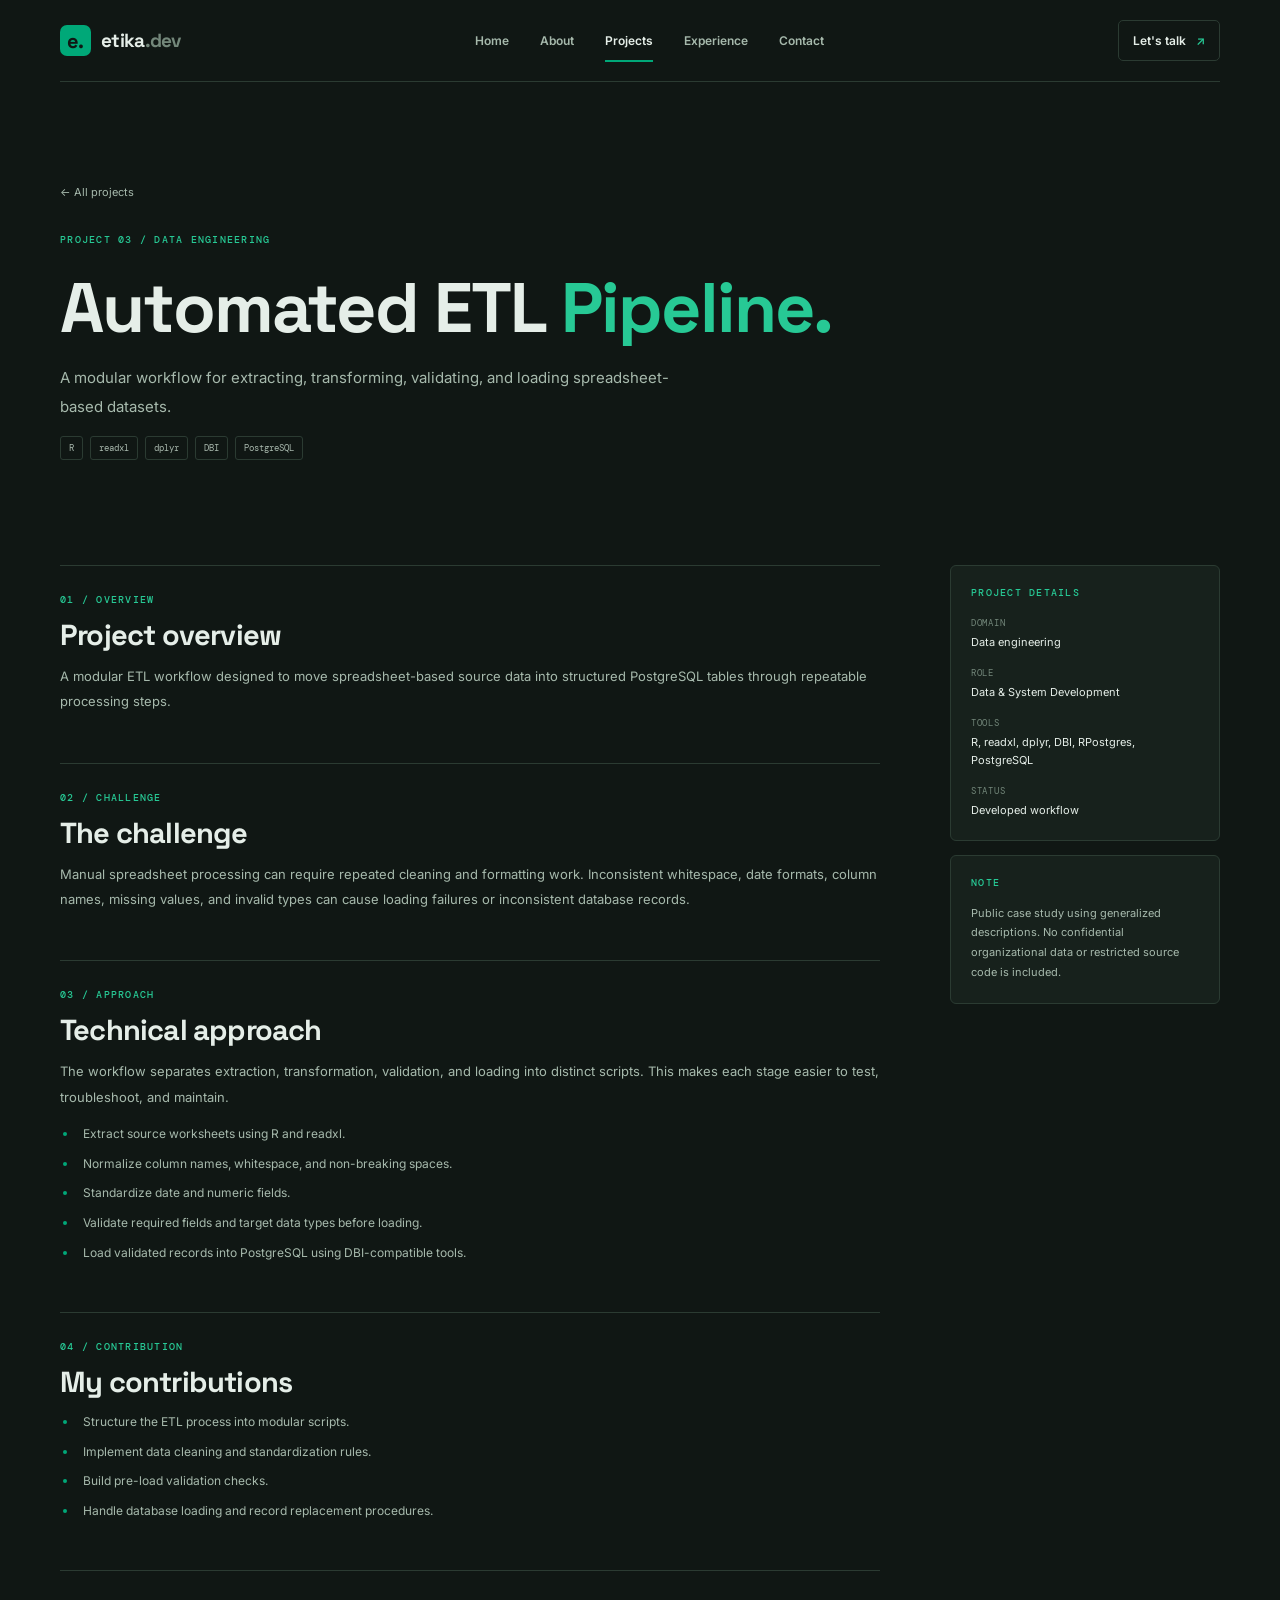
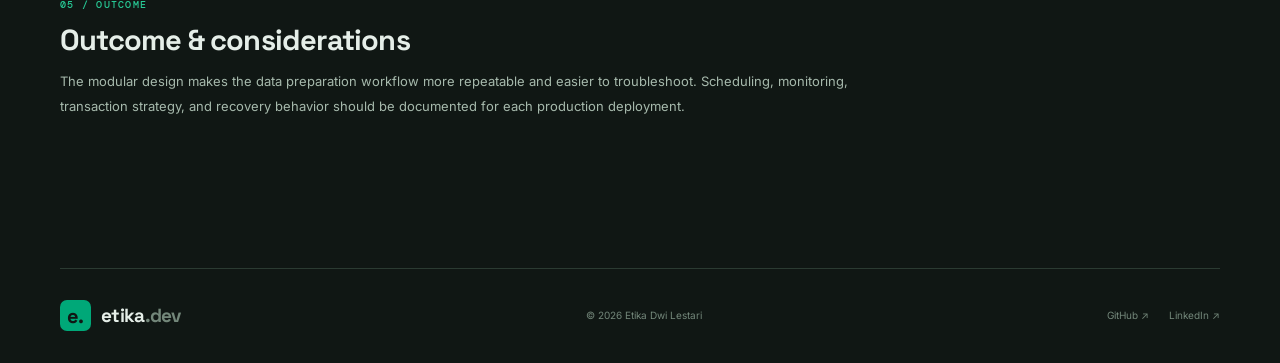
<file: projects/etl-pipeline.html>
<!DOCTYPE html>
<html lang="en"><head><meta charset="UTF-8"><meta name="viewport" content="width=device-width, initial-scale=1.0"><meta name="description" content="Automated ETL pipeline case study."><title>Automated ETL Pipeline | Etika Dwi Lestari</title><link rel="preconnect" href="https://fonts.googleapis.com"><link rel="preconnect" href="https://fonts.gstatic.com" crossorigin><link href="https://fonts.googleapis.com/css2?family=DM+Mono:wght@400;500&family=Inter:wght@400;500;600;700&family=Space+Grotesk:wght@400;500;600;700&display=swap" rel="stylesheet"><link rel="stylesheet" href="../assets/css/style.css"></head>
<body><div class="site-shell"><header class="site-header"><a class="brand" href="../index.html"><span class="brand-mark">e.</span><span>etika<span class="brand-muted">.dev</span></span></a><button class="menu-toggle" aria-label="Toggle navigation" aria-expanded="false"><span></span><span></span></button><nav class="main-nav"><a href="../index.html">Home</a><a href="../about.html">About</a><a class="active" href="../projects.html">Projects</a><a href="../experience.html">Experience</a><a href="../contact.html">Contact</a></nav><a class="header-cta" href="../contact.html">Let's talk <span>↗</span></a></header>
<main><section class="page-hero section-wrap"><a class="back-link" href="../projects.html">← All projects</a><div class="eyebrow">PROJECT 03 / DATA ENGINEERING</div><h1>Automated ETL <span class='accent-text'>Pipeline.</span></h1><p class="page-lead">A modular workflow for extracting, transforming, validating, and loading spreadsheet-based datasets.</p><div class="tag-list"><span>R</span><span>readxl</span><span>dplyr</span><span>DBI</span><span>PostgreSQL</span></div></section>
<section class="section-wrap case-layout"><article class="case-main"><div class="case-section"><div class="eyebrow">01 / OVERVIEW</div><h2>Project overview</h2><p>A modular ETL workflow designed to move spreadsheet-based source data into structured PostgreSQL tables through repeatable processing steps.</p></div><div class="case-section"><div class="eyebrow">02 / CHALLENGE</div><h2>The challenge</h2><p>Manual spreadsheet processing can require repeated cleaning and formatting work. Inconsistent whitespace, date formats, column names, missing values, and invalid types can cause loading failures or inconsistent database records.</p></div><div class="case-section"><div class="eyebrow">03 / APPROACH</div><h2>Technical approach</h2><p>The workflow separates extraction, transformation, validation, and loading into distinct scripts. This makes each stage easier to test, troubleshoot, and maintain.</p><ul class="detail-list"><li>Extract source worksheets using R and readxl.</li><li>Normalize column names, whitespace, and non-breaking spaces.</li><li>Standardize date and numeric fields.</li><li>Validate required fields and target data types before loading.</li><li>Load validated records into PostgreSQL using DBI-compatible tools.</li></ul></div><div class="case-section"><div class="eyebrow">04 / CONTRIBUTION</div><h2>My contributions</h2><ul class="detail-list"><li>Structure the ETL process into modular scripts.</li><li>Implement data cleaning and standardization rules.</li><li>Build pre-load validation checks.</li><li>Handle database loading and record replacement procedures.</li></ul></div><div class="case-section"><div class="eyebrow">05 / OUTCOME</div><h2>Outcome & considerations</h2><p>The modular design makes the data preparation workflow more repeatable and easier to troubleshoot. Scheduling, monitoring, transaction strategy, and recovery behavior should be documented for each production deployment.</p></div></article><aside class="case-sidebar"><div class="sidebar-card"><div class="eyebrow">PROJECT DETAILS</div><dl><dt>Domain</dt><dd>Data engineering</dd><dt>Role</dt><dd>Data & System Development</dd><dt>Tools</dt><dd>R, readxl, dplyr, DBI, RPostgres, PostgreSQL</dd><dt>Status</dt><dd>Developed workflow</dd></dl></div><div class="sidebar-card"><div class="eyebrow">NOTE</div><p>Public case study using generalized descriptions. No confidential organizational data or restricted source code is included.</p></div></aside></section></main>
<footer class="site-footer section-wrap"><a class="brand" href="../index.html"><span class="brand-mark">e.</span><span>etika<span class="brand-muted">.dev</span></span></a><span>© <span data-year>2026</span> Etika Dwi Lestari</span><div class="footer-links"><a href="https://github.com/etikadwilestari44" target="_blank" rel="noopener">GitHub ↗</a><a href="https://www.linkedin.com/in/etikadwilestari/" target="_blank" rel="noopener">LinkedIn ↗</a></div></footer></div><script src="../assets/js/main.js"></script></body></html>
</file>
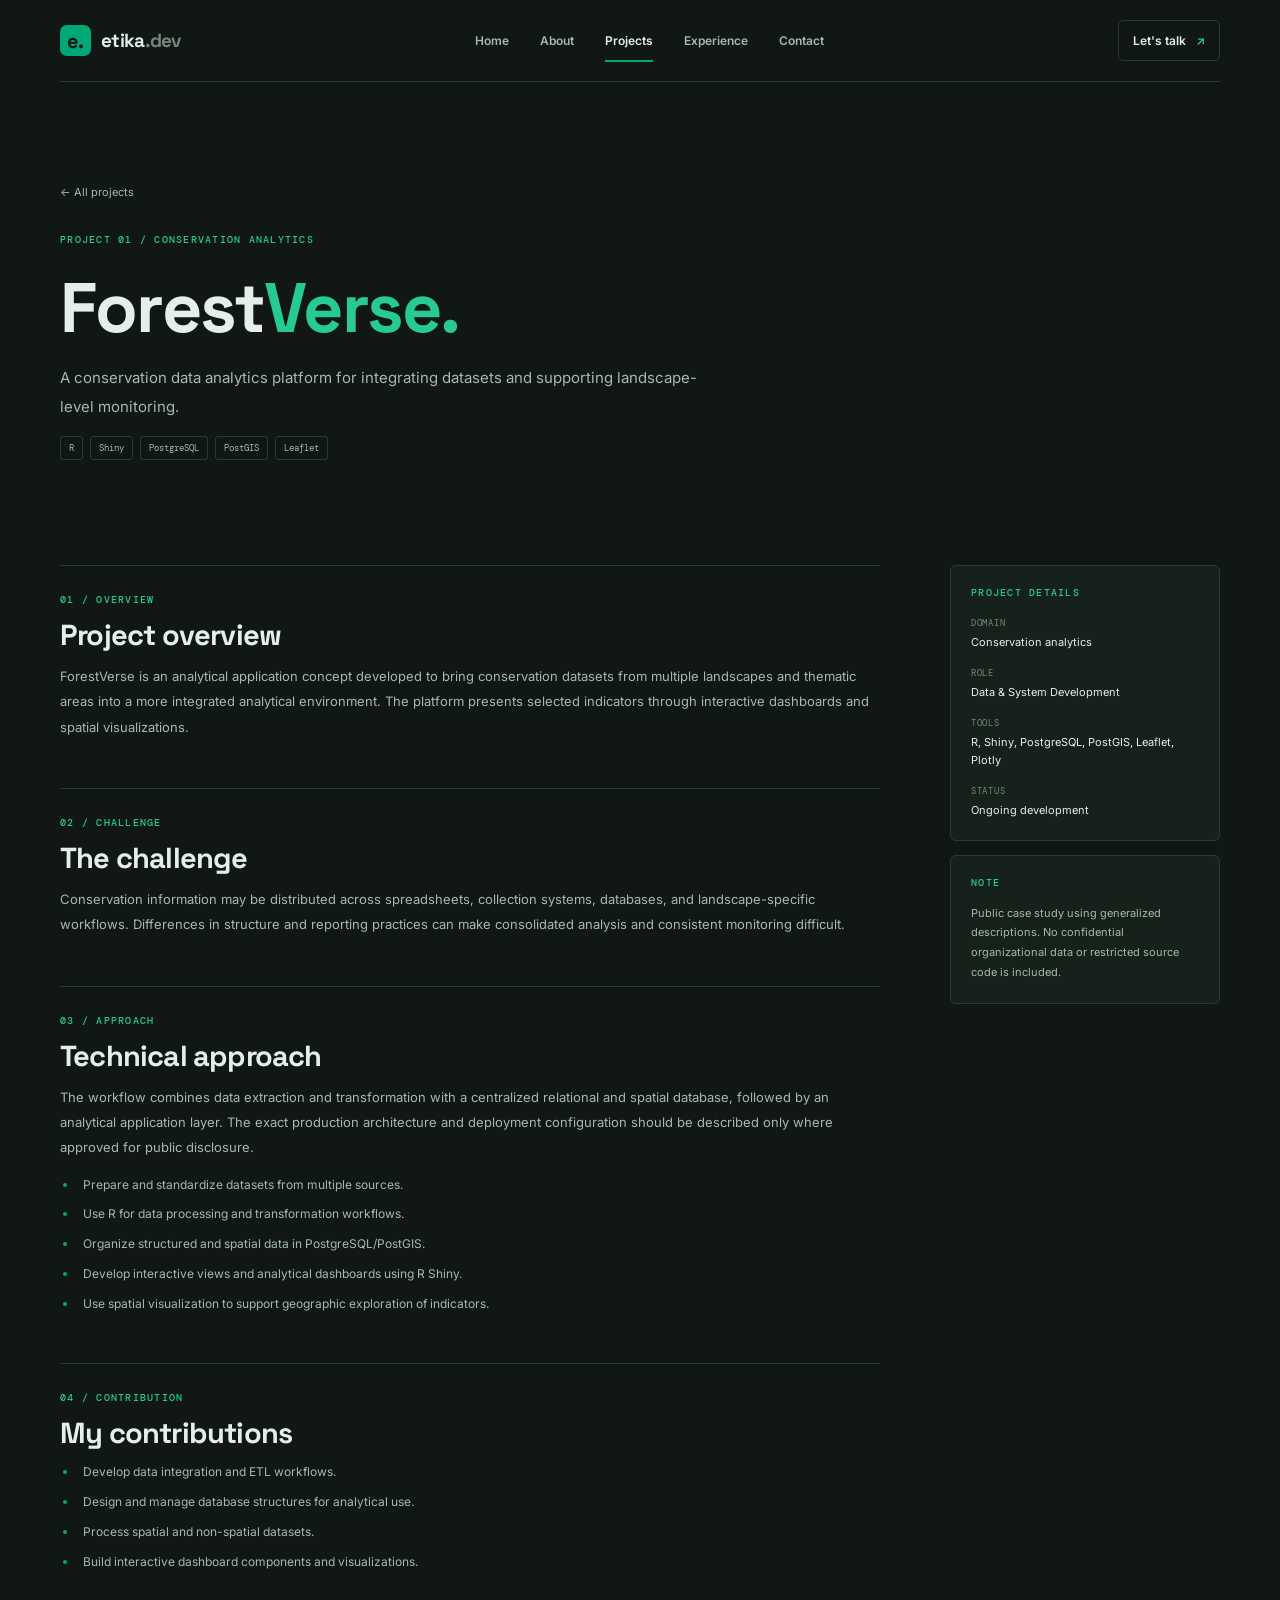
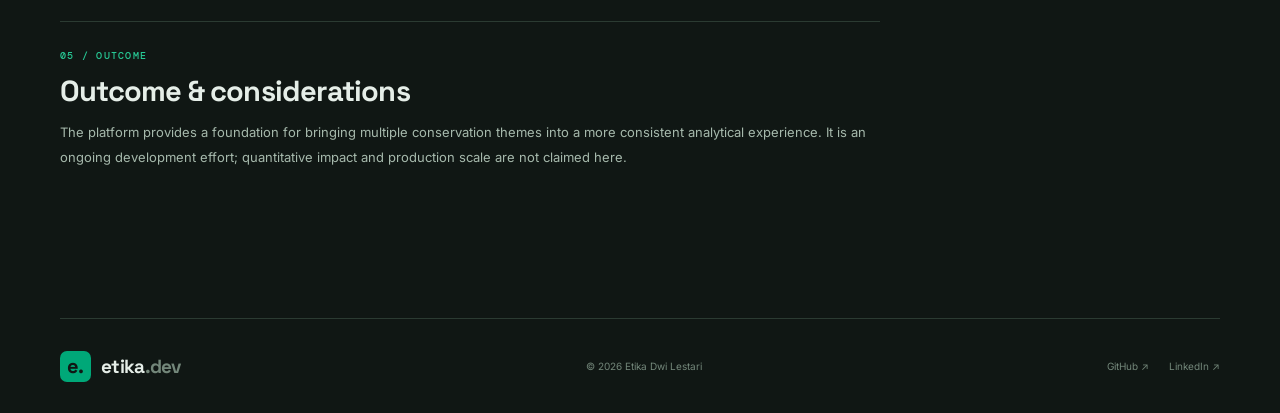
<file: projects/forestverse.html>
<!DOCTYPE html>
<html lang="en"><head><meta charset="UTF-8"><meta name="viewport" content="width=device-width, initial-scale=1.0"><meta name="description" content="ForestVerse conservation analytics platform case study."><title>ForestVerse | Etika Dwi Lestari</title><link rel="preconnect" href="https://fonts.googleapis.com"><link rel="preconnect" href="https://fonts.gstatic.com" crossorigin><link href="https://fonts.googleapis.com/css2?family=DM+Mono:wght@400;500&family=Inter:wght@400;500;600;700&family=Space+Grotesk:wght@400;500;600;700&display=swap" rel="stylesheet"><link rel="stylesheet" href="../assets/css/style.css"></head>
<body><div class="site-shell"><header class="site-header"><a class="brand" href="../index.html"><span class="brand-mark">e.</span><span>etika<span class="brand-muted">.dev</span></span></a><button class="menu-toggle" aria-label="Toggle navigation" aria-expanded="false"><span></span><span></span></button><nav class="main-nav"><a href="../index.html">Home</a><a href="../about.html">About</a><a class="active" href="../projects.html">Projects</a><a href="../experience.html">Experience</a><a href="../contact.html">Contact</a></nav><a class="header-cta" href="../contact.html">Let's talk <span>↗</span></a></header>
<main><section class="page-hero section-wrap"><a class="back-link" href="../projects.html">← All projects</a><div class="eyebrow">PROJECT 01 / CONSERVATION ANALYTICS</div><h1>Forest<span class='accent-text'>Verse.</span></h1><p class="page-lead">A conservation data analytics platform for integrating datasets and supporting landscape-level monitoring.</p><div class="tag-list"><span>R</span><span>Shiny</span><span>PostgreSQL</span><span>PostGIS</span><span>Leaflet</span></div></section>
<section class="section-wrap case-layout"><article class="case-main"><div class="case-section"><div class="eyebrow">01 / OVERVIEW</div><h2>Project overview</h2><p>ForestVerse is an analytical application concept developed to bring conservation datasets from multiple landscapes and thematic areas into a more integrated analytical environment. The platform presents selected indicators through interactive dashboards and spatial visualizations.</p></div><div class="case-section"><div class="eyebrow">02 / CHALLENGE</div><h2>The challenge</h2><p>Conservation information may be distributed across spreadsheets, collection systems, databases, and landscape-specific workflows. Differences in structure and reporting practices can make consolidated analysis and consistent monitoring difficult.</p></div><div class="case-section"><div class="eyebrow">03 / APPROACH</div><h2>Technical approach</h2><p>The workflow combines data extraction and transformation with a centralized relational and spatial database, followed by an analytical application layer. The exact production architecture and deployment configuration should be described only where approved for public disclosure.</p><ul class="detail-list"><li>Prepare and standardize datasets from multiple sources.</li><li>Use R for data processing and transformation workflows.</li><li>Organize structured and spatial data in PostgreSQL/PostGIS.</li><li>Develop interactive views and analytical dashboards using R Shiny.</li><li>Use spatial visualization to support geographic exploration of indicators.</li></ul></div><div class="case-section"><div class="eyebrow">04 / CONTRIBUTION</div><h2>My contributions</h2><ul class="detail-list"><li>Develop data integration and ETL workflows.</li><li>Design and manage database structures for analytical use.</li><li>Process spatial and non-spatial datasets.</li><li>Build interactive dashboard components and visualizations.</li></ul></div><div class="case-section"><div class="eyebrow">05 / OUTCOME</div><h2>Outcome & considerations</h2><p>The platform provides a foundation for bringing multiple conservation themes into a more consistent analytical experience. It is an ongoing development effort; quantitative impact and production scale are not claimed here.</p></div></article><aside class="case-sidebar"><div class="sidebar-card"><div class="eyebrow">PROJECT DETAILS</div><dl><dt>Domain</dt><dd>Conservation analytics</dd><dt>Role</dt><dd>Data & System Development</dd><dt>Tools</dt><dd>R, Shiny, PostgreSQL, PostGIS, Leaflet, Plotly</dd><dt>Status</dt><dd>Ongoing development</dd></dl></div><div class="sidebar-card"><div class="eyebrow">NOTE</div><p>Public case study using generalized descriptions. No confidential organizational data or restricted source code is included.</p></div></aside></section></main>
<footer class="site-footer section-wrap"><a class="brand" href="../index.html"><span class="brand-mark">e.</span><span>etika<span class="brand-muted">.dev</span></span></a><span>© <span data-year>2026</span> Etika Dwi Lestari</span><div class="footer-links"><a href="https://github.com/etikadwilestari44" target="_blank" rel="noopener">GitHub ↗</a><a href="https://www.linkedin.com/in/etikadwilestari/" target="_blank" rel="noopener">LinkedIn ↗</a></div></footer></div><script src="../assets/js/main.js"></script></body></html>
</file>
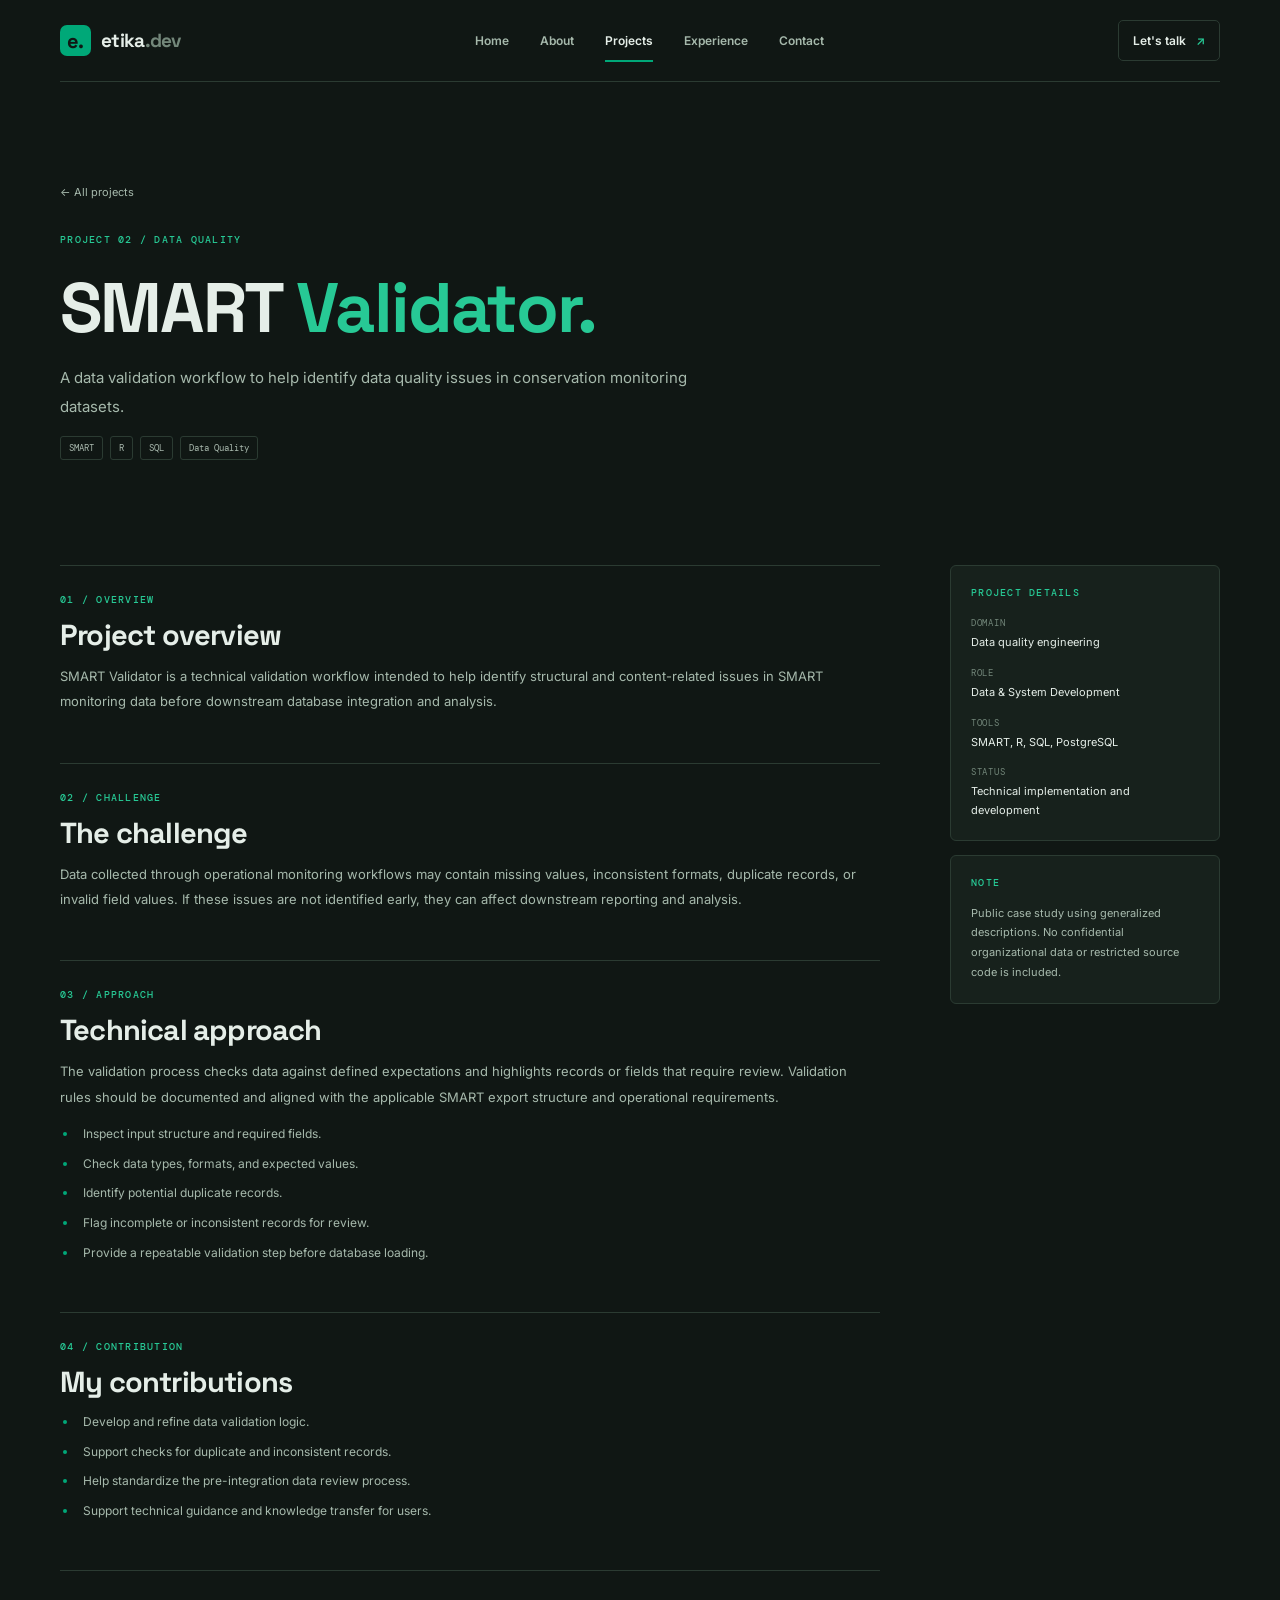
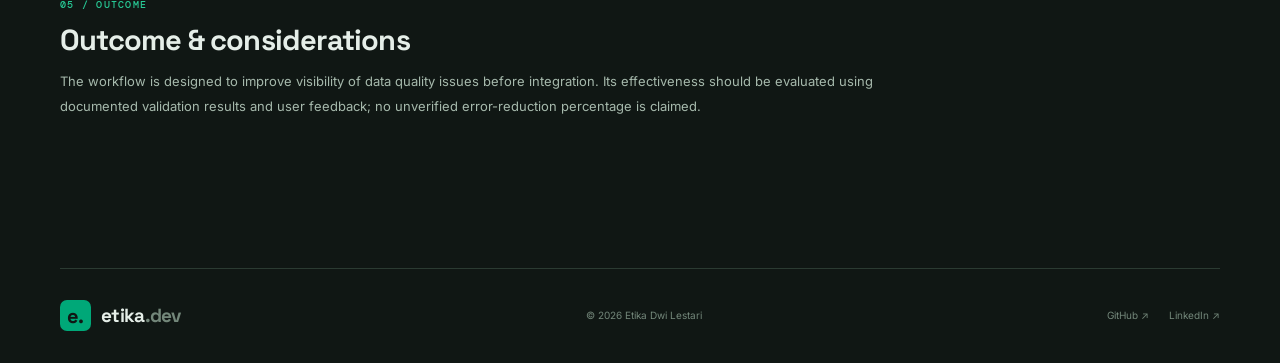
<file: projects/smart-validator.html>
<!DOCTYPE html>
<html lang="en"><head><meta charset="UTF-8"><meta name="viewport" content="width=device-width, initial-scale=1.0"><meta name="description" content="SMART Validator data quality case study."><title>SMART Validator | Etika Dwi Lestari</title><link rel="preconnect" href="https://fonts.googleapis.com"><link rel="preconnect" href="https://fonts.gstatic.com" crossorigin><link href="https://fonts.googleapis.com/css2?family=DM+Mono:wght@400;500&family=Inter:wght@400;500;600;700&family=Space+Grotesk:wght@400;500;600;700&display=swap" rel="stylesheet"><link rel="stylesheet" href="../assets/css/style.css"></head>
<body><div class="site-shell"><header class="site-header"><a class="brand" href="../index.html"><span class="brand-mark">e.</span><span>etika<span class="brand-muted">.dev</span></span></a><button class="menu-toggle" aria-label="Toggle navigation" aria-expanded="false"><span></span><span></span></button><nav class="main-nav"><a href="../index.html">Home</a><a href="../about.html">About</a><a class="active" href="../projects.html">Projects</a><a href="../experience.html">Experience</a><a href="../contact.html">Contact</a></nav><a class="header-cta" href="../contact.html">Let's talk <span>↗</span></a></header>
<main><section class="page-hero section-wrap"><a class="back-link" href="../projects.html">← All projects</a><div class="eyebrow">PROJECT 02 / DATA QUALITY</div><h1>SMART <span class='accent-text'>Validator.</span></h1><p class="page-lead">A data validation workflow to help identify data quality issues in conservation monitoring datasets.</p><div class="tag-list"><span>SMART</span><span>R</span><span>SQL</span><span>Data Quality</span></div></section>
<section class="section-wrap case-layout"><article class="case-main"><div class="case-section"><div class="eyebrow">01 / OVERVIEW</div><h2>Project overview</h2><p>SMART Validator is a technical validation workflow intended to help identify structural and content-related issues in SMART monitoring data before downstream database integration and analysis.</p></div><div class="case-section"><div class="eyebrow">02 / CHALLENGE</div><h2>The challenge</h2><p>Data collected through operational monitoring workflows may contain missing values, inconsistent formats, duplicate records, or invalid field values. If these issues are not identified early, they can affect downstream reporting and analysis.</p></div><div class="case-section"><div class="eyebrow">03 / APPROACH</div><h2>Technical approach</h2><p>The validation process checks data against defined expectations and highlights records or fields that require review. Validation rules should be documented and aligned with the applicable SMART export structure and operational requirements.</p><ul class="detail-list"><li>Inspect input structure and required fields.</li><li>Check data types, formats, and expected values.</li><li>Identify potential duplicate records.</li><li>Flag incomplete or inconsistent records for review.</li><li>Provide a repeatable validation step before database loading.</li></ul></div><div class="case-section"><div class="eyebrow">04 / CONTRIBUTION</div><h2>My contributions</h2><ul class="detail-list"><li>Develop and refine data validation logic.</li><li>Support checks for duplicate and inconsistent records.</li><li>Help standardize the pre-integration data review process.</li><li>Support technical guidance and knowledge transfer for users.</li></ul></div><div class="case-section"><div class="eyebrow">05 / OUTCOME</div><h2>Outcome & considerations</h2><p>The workflow is designed to improve visibility of data quality issues before integration. Its effectiveness should be evaluated using documented validation results and user feedback; no unverified error-reduction percentage is claimed.</p></div></article><aside class="case-sidebar"><div class="sidebar-card"><div class="eyebrow">PROJECT DETAILS</div><dl><dt>Domain</dt><dd>Data quality engineering</dd><dt>Role</dt><dd>Data & System Development</dd><dt>Tools</dt><dd>SMART, R, SQL, PostgreSQL</dd><dt>Status</dt><dd>Technical implementation and development</dd></dl></div><div class="sidebar-card"><div class="eyebrow">NOTE</div><p>Public case study using generalized descriptions. No confidential organizational data or restricted source code is included.</p></div></aside></section></main>
<footer class="site-footer section-wrap"><a class="brand" href="../index.html"><span class="brand-mark">e.</span><span>etika<span class="brand-muted">.dev</span></span></a><span>© <span data-year>2026</span> Etika Dwi Lestari</span><div class="footer-links"><a href="https://github.com/etikadwilestari44" target="_blank" rel="noopener">GitHub ↗</a><a href="https://www.linkedin.com/in/etikadwilestari/" target="_blank" rel="noopener">LinkedIn ↗</a></div></footer></div><script src="../assets/js/main.js"></script></body></html>
</file>
<file: assets/css/style.css>
/* Etika Dwi Lestari — Portfolio v1.0 */
:root {
  --bg: #101714;
  --surface: #17211c;
  --surface-2: #1d2a23;
  --line: #2b3b32;
  --text: #e5eee8;
  --muted: #a6b9ac;
  --soft: #73877a;
  --accent: #00a878;
  --accent-bright: #27c995;
  --font-heading: "Space Grotesk", sans-serif;
  --font-body: "Inter", sans-serif;
  --font-mono: "DM Mono", monospace;
  --max-width: 1160px;
}
* { box-sizing: border-box; }
html { scroll-behavior: smooth; }
body { margin: 0; background: var(--bg); color: var(--text); font-family: var(--font-body); line-height: 1.65; -webkit-font-smoothing: antialiased; }
a { color: inherit; text-decoration: none; }
button { font: inherit; }
.site-shell { overflow: hidden; }
.section-wrap { width: min(var(--max-width), calc(100% - 64px)); margin-inline: auto; }
.site-header { width: min(var(--max-width), calc(100% - 64px)); min-height: 82px; margin: auto; display: flex; align-items: center; justify-content: space-between; border-bottom: 1px solid var(--line); position: relative; z-index: 10; }
.brand { display: inline-flex; align-items: center; gap: 10px; font: 700 19px var(--font-heading); letter-spacing: -.7px; }
.brand-mark { display: grid; place-items: center; width: 31px; height: 31px; background: var(--accent); color: var(--bg); border-radius: 7px; font: 700 20px var(--font-heading); }
.brand-muted { color: var(--soft); }
.main-nav { display: flex; align-items: center; gap: 31px; }
.main-nav a, .header-cta { color: var(--muted); font-size: 12px; font-weight: 600; transition: color .2s ease; }
.main-nav a:hover, .main-nav a.active, .header-cta:hover { color: var(--text); }
.main-nav a.active { position: relative; }
.main-nav a.active::after { content: ""; position: absolute; bottom: -12px; left: 0; width: 100%; height: 2px; background: var(--accent); }
.header-cta { color: var(--text); border: 1px solid var(--line); padding: 10px 14px; border-radius: 5px; }
.header-cta span, .text-link span, .button span { color: var(--accent-bright); margin-left: 7px; }
.menu-toggle { display: none; }
.hero { min-height: 610px; display: grid; grid-template-columns: 1.08fr .92fr; align-items: center; gap: 55px; padding-block: 90px; }
.eyebrow, .project-type, .hero-meta, .visual-caption, .strip-label, .contact-label { font: 500 10px var(--font-mono); letter-spacing: 1.25px; color: var(--accent-bright); }
.eyebrow { display: flex; align-items: center; gap: 9px; }
.status-dot, .current-label i { width: 7px; height: 7px; display: inline-block; border-radius: 50%; background: var(--accent); box-shadow: 0 0 12px #00a87888; }
h1, h2, h3, p { margin-top: 0; }
h1, h2, h3 { font-family: var(--font-heading); letter-spacing: -1.8px; line-height: 1.1; }
.hero h1 { font-size: clamp(48px, 6vw, 76px); margin: 25px 0 22px; }
.accent-text { color: var(--accent-bright); }
.hero-lead, .page-lead { max-width: 550px; color: var(--muted); font-size: 15px; line-height: 1.9; }
.hero-actions { display: flex; flex-wrap: wrap; gap: 12px; margin-top: 30px; }
.button { display: inline-flex; align-items: center; justify-content: center; min-height: 45px; padding: 0 17px; border-radius: 5px; font-size: 12px; font-weight: 700; transition: transform .2s, background .2s; }
.button:hover { transform: translateY(-2px); }
.button-primary { background: var(--accent); color: #07130e; }
.button-primary:hover { background: var(--accent-bright); }
.button-ghost { border: 1px solid var(--line); color: var(--text); }
.hero-meta { display: flex; gap: 12px; margin-top: 55px; color: var(--soft); font-size: 9px; }
.meta-separator { color: var(--accent); }
.hero-visual { border: 1px solid var(--line); background: #131c17; border-radius: 9px; box-shadow: 0 24px 80px #0003; transform: translateY(10px); }
.terminal-top { height: 43px; padding: 0 15px; display: flex; align-items: center; gap: 6px; border-bottom: 1px solid var(--line); }
.terminal-top > span { width: 7px; height: 7px; border-radius: 50%; background: #42584a; }
.terminal-top small { margin-left: auto; color: var(--soft); font: 10px var(--font-mono); }
.terminal-body { padding: 30px 22px 25px; min-height: 245px; font: 11px/2.5 var(--font-mono); }
.terminal-line { white-space: nowrap; }
.line-no { color: #52665a; display: inline-block; width: 28px; }
.syntax-muted { color: #9bb0a1; }
.syntax-green { color: #45d5a0; }
.syntax-blue { color: #83b8d5; }
.terminal-output { margin-top: 20px; padding-top: 13px; border-top: 1px solid var(--line); color: var(--muted); font-size: 10px; }
.terminal-output .status-dot { margin-right: 7px; }
.terminal-cursor { color: var(--accent-bright); animation: blink 1s step-end infinite; }
@keyframes blink { 50% { opacity: 0; } }
.visual-caption { display: flex; justify-content: space-between; padding: 12px 16px; border-top: 1px solid var(--line); color: var(--soft); font-size: 8px; }
.tech-strip { border-block: 1px solid var(--line); background: #131c17; }
.tech-strip-inner { min-height: 76px; display: flex; align-items: center; justify-content: space-between; gap: 20px; color: #a9b9ae; font: 600 11px var(--font-mono); letter-spacing: 1px; }
.strip-label { color: var(--soft); font-size: 9px; }
.section-block { padding-block: 105px; }
.section-heading { display: flex; align-items: end; justify-content: space-between; gap: 25px; margin-bottom: 38px; }
.section-heading h2, .about-preview h2, .contact-banner h2 { margin: 17px 0 0; font-size: clamp(34px, 4vw, 48px); }
.muted-heading { color: #718579; }
.text-link { font-size: 12px; font-weight: 700; color: var(--text); white-space: nowrap; }
.project-grid { display: grid; grid-template-columns: repeat(2, minmax(0, 1fr)); gap: 19px; }
.project-card { display: block; overflow: hidden; border: 1px solid var(--line); border-radius: 8px; background: var(--surface); transition: border-color .2s, transform .2s; }
.project-card:hover { border-color: #47765e; transform: translateY(-3px); }
.project-visual { min-height: 220px; padding: 17px; background: #1b2a22; overflow: hidden; position: relative; }
.visual-topline { display: flex; justify-content: space-between; color: #83a08e; font: 9px var(--font-mono); letter-spacing: 1px; }
.mock-dashboard { display: flex; gap: 9px; width: 80%; height: 130px; margin: 24px auto 0; padding: 9px; border: 1px solid #496452; border-radius: 5px; background: #101a14; transform: perspective(600px) rotateX(3deg); }
.mock-sidebar { width: 16%; border-radius: 3px; background: #243b2d; }
.mock-content { flex: 1; display: grid; grid-template-rows: 20px 1fr; grid-template-columns: 1.2fr .8fr; gap: 7px; }
.mock-kpis { grid-column: 1 / 3; display: flex; gap: 6px; }
.mock-kpis i { flex: 1; background: #294c39; border-radius: 2px; }
.mock-chart { display: flex; align-items: end; gap: 4px; padding: 7px; border: 1px solid #2b4635; }
.mock-chart b { flex: 1; background: #00a878; opacity: .8; border-radius: 2px 2px 0 0; }
.mock-chart b:nth-child(1) { height: 35%; }.mock-chart b:nth-child(2) { height: 60%; }.mock-chart b:nth-child(3) { height: 45%; }.mock-chart b:nth-child(4) { height: 80%; }.mock-chart b:nth-child(5) { height: 55%; }.mock-chart b:nth-child(6) { height: 90%; }.mock-chart b:nth-child(7) { height: 70%; }.mock-chart b:nth-child(8) { height: 100%; }
.mock-map { border-radius: 2px; background: repeating-linear-gradient(45deg, #294b37, #294b37 5px, #1e392b 5px, #1e392b 10px); }
.project-card-body { padding: 22px 23px 23px; }
.project-type { font-size: 9px; }
.project-card h3 { font-size: 25px; margin: 10px 0 9px; }
.project-card p { min-height: 48px; color: var(--muted); font-size: 12px; line-height: 1.8; }
.tag-list { display: flex; flex-wrap: wrap; gap: 7px; margin: 15px 0; }
.tag-list span { padding: 5px 8px; border: 1px solid var(--line); border-radius: 3px; color: #a9b9ae; font: 9px var(--font-mono); }
.card-link { padding-top: 14px; border-top: 1px solid var(--line); color: var(--text); font-size: 10px; font-weight: 700; }
.card-link span { color: var(--accent-bright); margin-left: 5px; }
.visual-validator { background: #1a2922; }
.validation-ui { width: 78%; margin: 25px auto 0; padding: 14px; border: 1px solid #496452; border-radius: 5px; background: #111a15; }
.validation-head { display: flex; justify-content: space-between; padding-bottom: 10px; border-bottom: 1px solid #2b4033; color: #d5e5da; font: 10px var(--font-mono); }
.validation-head span { color: #d2ad5c; font-size: 8px; }
.validation-row { display: flex; align-items: center; gap: 8px; padding-top: 10px; color: #91a697; font-size: 9px; }
.validation-row i { width: 5px; height: 5px; border-radius: 50%; background: var(--accent); }
.validation-row b { margin-left: auto; color: #49d49f; font: 8px var(--font-mono); }
.validation-row:nth-child(3) b { color: #d2ad5c; }
.visual-pipeline { background: #1b2923; }
.pipeline-flow { display: flex; align-items: center; justify-content: center; gap: 10px; margin: 54px auto 24px; }
.pipeline-flow div { padding: 12px 10px; border: 1px solid #47765e; border-radius: 4px; color: #d8e9dd; font: 9px var(--font-mono); }
.pipeline-flow i { color: var(--accent-bright); font-style: normal; }
.pipeline-base { text-align: center; color: #8ea697; font: 9px var(--font-mono); }
.pipeline-base span { color: var(--accent-bright); padding-inline: 5px; }
.visual-database { background: #1b2923; }
.schema-diagram { width: 75%; margin: 30px auto; text-align: center; color: #dce9df; font: 10px var(--font-mono); }
.schema-box { display: inline-block; padding: 10px 22px; border: 1px solid #4d8062; border-radius: 4px; background: #203b2c; }
.schema-box small { color: #8da999; font-size: 8px; }
.schema-links { color: var(--accent-bright); padding: 8px; }
.schema-nodes { display: flex; justify-content: center; gap: 8px; }
.schema-nodes i { padding: 9px; border: 1px solid #3c5b47; border-radius: 3px; color: #b3c8ba; font-style: normal; }
.about-preview { display: grid; grid-template-columns: 1fr 1fr; gap: 90px; border-top: 1px solid var(--line); }
.about-preview-copy p { max-width: 470px; margin: 23px 0; color: var(--muted); font-size: 13px; line-height: 1.9; }
.capability-list > div { display: grid; grid-template-columns: 34px 1fr; gap: 4px 12px; padding: 16px 0; border-bottom: 1px solid var(--line); }
.capability-list span { grid-row: span 2; color: var(--accent-bright); font: 10px var(--font-mono); }
.capability-list b { font: 600 14px var(--font-heading); }
.capability-list small { color: var(--soft); font-size: 10px; }
.contact-banner { display: flex; align-items: center; justify-content: space-between; gap: 25px; margin-bottom: 90px; padding: 38px 42px; border: 1px solid #31523e; border-radius: 8px; background: linear-gradient(110deg, #192a20, #142019); }
.contact-banner h2 { font-size: 38px; }
.site-footer { min-height: 95px; display: flex; align-items: center; justify-content: space-between; gap: 20px; border-top: 1px solid var(--line); color: var(--soft); font-size: 10px; }
.site-footer .brand { color: var(--text); }
.footer-links { display: flex; gap: 20px; }
.footer-links a:hover { color: var(--accent-bright); }
/* Inner pages */
.page-hero { padding-block: 95px 65px; }
.page-hero h1 { margin: 23px 0 18px; font-size: clamp(48px, 6vw, 70px); }
.page-lead { max-width: 650px; }
.content-two-col { display: grid; grid-template-columns: .7fr 1.3fr; gap: 70px; padding-block: 60px 90px; border-top: 1px solid var(--line); }
.content-two-col h2 { margin-top: 15px; font-size: 38px; }
.prose { color: var(--muted); font-size: 14px; line-height: 2; }
.prose p { margin-bottom: 18px; }
.skills-grid { display: grid; grid-template-columns: repeat(3, 1fr); gap: 12px; margin-top: 38px; }
.skill-card { min-height: 170px; padding: 20px; border: 1px solid var(--line); border-radius: 6px; background: var(--surface); }
.skill-index { color: var(--accent-bright); font: 10px var(--font-mono); }
.skill-card h3 { margin: 20px 0 8px; font-size: 17px; letter-spacing: -.5px; }
.skill-card p { margin-bottom: 7px; color: var(--text); font-size: 11px; }
.skill-card small { color: var(--soft); font-size: 10px; }
.principle-grid { display: grid; grid-template-columns: repeat(3, 1fr); gap: 25px; margin-top: 32px; }
.principle-grid > div { border-top: 1px solid var(--accent); padding-top: 17px; }
.principle-grid h3 { font-size: 18px; letter-spacing: -.5px; }
.principle-grid p { color: var(--muted); font-size: 12px; line-height: 1.8; }
.project-listing { padding-top: 20px; }
.listing-row { display: grid; grid-template-columns: 55px 1fr 35px; gap: 20px; align-items: start; padding: 30px 0; border-top: 1px solid var(--line); transition: padding .2s; }
.listing-row:hover { padding-inline: 8px; }
.listing-number, .listing-arrow { color: var(--accent-bright); font: 12px var(--font-mono); }
.listing-row h2 { margin: 9px 0; font-size: 29px; }
.listing-row p { color: var(--muted); font-size: 12px; margin-bottom: 8px; }
.listing-arrow { font-size: 20px; text-align: right; }
.note-panel { margin-block: 35px 90px; padding: 23px 25px; border: 1px solid var(--line); border-left: 2px solid var(--accent); background: var(--surface); }
.note-panel strong { font: 600 14px var(--font-heading); }
.note-panel p { margin: 8px 0 0; color: var(--muted); font-size: 12px; line-height: 1.8; }
.note-panel .muted { color: var(--soft); }
.experience-section { display: grid; grid-template-columns: 190px 1fr; gap: 40px; padding-block: 20px 80px; }
.timeline-marker { display: flex; align-items: flex-start; gap: 12px; color: var(--accent-bright); font: 10px var(--font-mono); }
.timeline-marker i { width: 7px; height: 7px; margin-top: 3px; border-radius: 50%; background: var(--accent); box-shadow: 0 0 15px #00a87877; }
.experience-card { padding: 28px; border: 1px solid var(--line); border-radius: 7px; background: var(--surface); }
.experience-top { display: flex; justify-content: space-between; gap: 20px; }
.experience-top h2 { margin: 12px 0 7px; font-size: 28px; }
.role-subtitle { color: var(--muted); font-size: 11px; }
.current-label { color: var(--accent-bright); font: 9px var(--font-mono); white-space: nowrap; }
.current-label i { width: 6px; height: 6px; margin-right: 5px; }
.prose-intro { margin-top: 24px; color: var(--muted); font-size: 13px; line-height: 1.9; }
.experience-card h3 { margin: 27px 0 12px; font-size: 16px; letter-spacing: -.4px; }
.detail-list { padding-left: 18px; color: var(--muted); font-size: 12px; line-height: 1.9; }
.detail-list li { padding-left: 5px; margin: 7px 0; }
.detail-list li::marker { color: var(--accent); }
.back-link { display: inline-block; margin-bottom: 32px; color: var(--muted); font-size: 11px; }
.back-link:hover { color: var(--accent-bright); }
.case-layout { display: grid; grid-template-columns: 1fr 270px; gap: 70px; padding-block: 25px 100px; }
.case-section { padding: 27px 0 35px; border-top: 1px solid var(--line); }
.case-section h2 { margin: 13px 0; font-size: 29px; letter-spacing: -.8px; }
.case-section p { color: var(--muted); font-size: 13px; line-height: 1.95; }
.case-sidebar { display: flex; flex-direction: column; gap: 14px; }
.sidebar-card { height: fit-content; padding: 20px; border: 1px solid var(--line); border-radius: 6px; background: var(--surface); }
.sidebar-card dl { margin: 18px 0 0; }
.sidebar-card dt { margin-top: 15px; color: var(--soft); font: 9px var(--font-mono); text-transform: uppercase; letter-spacing: .7px; }
.sidebar-card dd { margin: 4px 0 0; color: var(--text); font-size: 11px; line-height: 1.7; }
.sidebar-card p { margin: 15px 0 0; color: var(--muted); font-size: 11px; line-height: 1.8; }
.contact-hero { padding-bottom: 45px; }
.contact-grid { display: grid; grid-template-columns: 1fr; padding-bottom: 35px; }
.contact-item { display: grid; grid-template-columns: 120px 1fr 30px; align-items: center; gap: 15px; padding: 22px 0; border-top: 1px solid var(--line); }
.contact-item strong { font: 500 16px var(--font-heading); overflow-wrap: anywhere; }
.contact-arrow { color: var(--accent-bright); text-align: right; }
.contact-item:hover strong { color: var(--accent-bright); }
.contact-grid + .note-panel { margin-top: 15px; }
/* Responsive */
@media (max-width: 850px) {
  .section-wrap, .site-header { width: min(100% - 42px, var(--max-width)); }
  .main-nav { gap: 17px; }
  .hero { gap: 30px; }
  .hero h1 { font-size: 55px; }
  .about-preview { gap: 40px; }
  .case-layout { gap: 30px; grid-template-columns: 1fr 230px; }
}
@media (max-width: 650px) {
  .section-wrap, .site-header { width: calc(100% - 38px); }
  .site-header { min-height: 70px; }
  .header-cta { display: none; }
  .menu-toggle { display: flex; flex-direction: column; gap: 5px; border: 1px solid var(--line); background: transparent; border-radius: 4px; padding: 10px; }
  .menu-toggle span { width: 17px; height: 1px; background: var(--text); }
  .main-nav { display: none; position: absolute; top: 69px; left: -19px; right: -19px; padding: 18px 22px 22px; background: #131c17; border-bottom: 1px solid var(--line); flex-direction: column; align-items: stretch; gap: 0; }
  .main-nav.is-open { display: flex; }
  .main-nav a { padding: 12px 0; border-bottom: 1px solid #26362d; }
  .main-nav a.active::after { display: none; }
  .hero { grid-template-columns: 1fr; min-height: auto; padding-block: 75px 65px; gap: 42px; }
  .hero h1 { font-size: clamp(46px, 13vw, 64px); }
  .hero-lead { font-size: 13px; }
  .hero-meta { margin-top: 35px; font-size: 8px; flex-wrap: wrap; }
  .terminal-body { padding-inline: 12px; font-size: 9px; }
  .tech-strip-inner { justify-content: flex-start; flex-wrap: wrap; padding-block: 18px; gap: 13px 20px; font-size: 9px; }
  .strip-label { width: 100%; }
  .section-block { padding-block: 72px; }
  .section-heading { align-items: flex-start; flex-direction: column; }
  .section-heading h2, .about-preview h2 { font-size: 36px; }
  .project-grid { grid-template-columns: 1fr; }
  .project-visual { min-height: 195px; }
  .about-preview { grid-template-columns: 1fr; gap: 32px; }
  .contact-banner { align-items: flex-start; flex-direction: column; padding: 28px 23px; margin-bottom: 65px; }
  .contact-banner h2 { font-size: 34px; }
  .site-footer { padding-block: 23px; flex-wrap: wrap; }
  .site-footer > span { order: 3; width: 100%; }
  .page-hero { padding-block: 72px 45px; }
  .page-hero h1 { font-size: clamp(45px, 12vw, 60px); }
  .content-two-col { grid-template-columns: 1fr; gap: 15px; padding-block: 40px 65px; }
  .content-two-col h2 { font-size: 33px; }
  .skills-grid { grid-template-columns: repeat(2, 1fr); }
  .principle-grid { grid-template-columns: 1fr; gap: 15px; }
  .listing-row { grid-template-columns: 32px 1fr 20px; gap: 10px; padding-block: 25px; }
  .listing-row h2 { font-size: 23px; }
  .experience-section { grid-template-columns: 1fr; gap: 15px; padding-bottom: 50px; }
  .experience-card { padding: 20px; }
  .experience-top { flex-direction: column; }
  .case-layout { grid-template-columns: 1fr; gap: 25px; padding-bottom: 65px; }
  .case-sidebar { display: grid; grid-template-columns: 1fr 1fr; }
  .contact-item { grid-template-columns: 1fr 25px; gap: 5px; }
  .contact-label { grid-column: 1 / 3; }
  .contact-item strong { font-size: 14px; }
}
@media (max-width: 390px) {
  .skills-grid { grid-template-columns: 1fr; }
  .case-sidebar { grid-template-columns: 1fr; }
  .pipeline-flow { gap: 5px; }
  .pipeline-flow div { padding: 9px 6px; font-size: 7px; }
}
@media (prefers-reduced-motion: reduce) {
  html { scroll-behavior: auto; }
  *, *::before, *::after { animation-duration: .01ms !important; animation-iteration-count: 1 !important; transition-duration: .01ms !important; }
}
</file>
